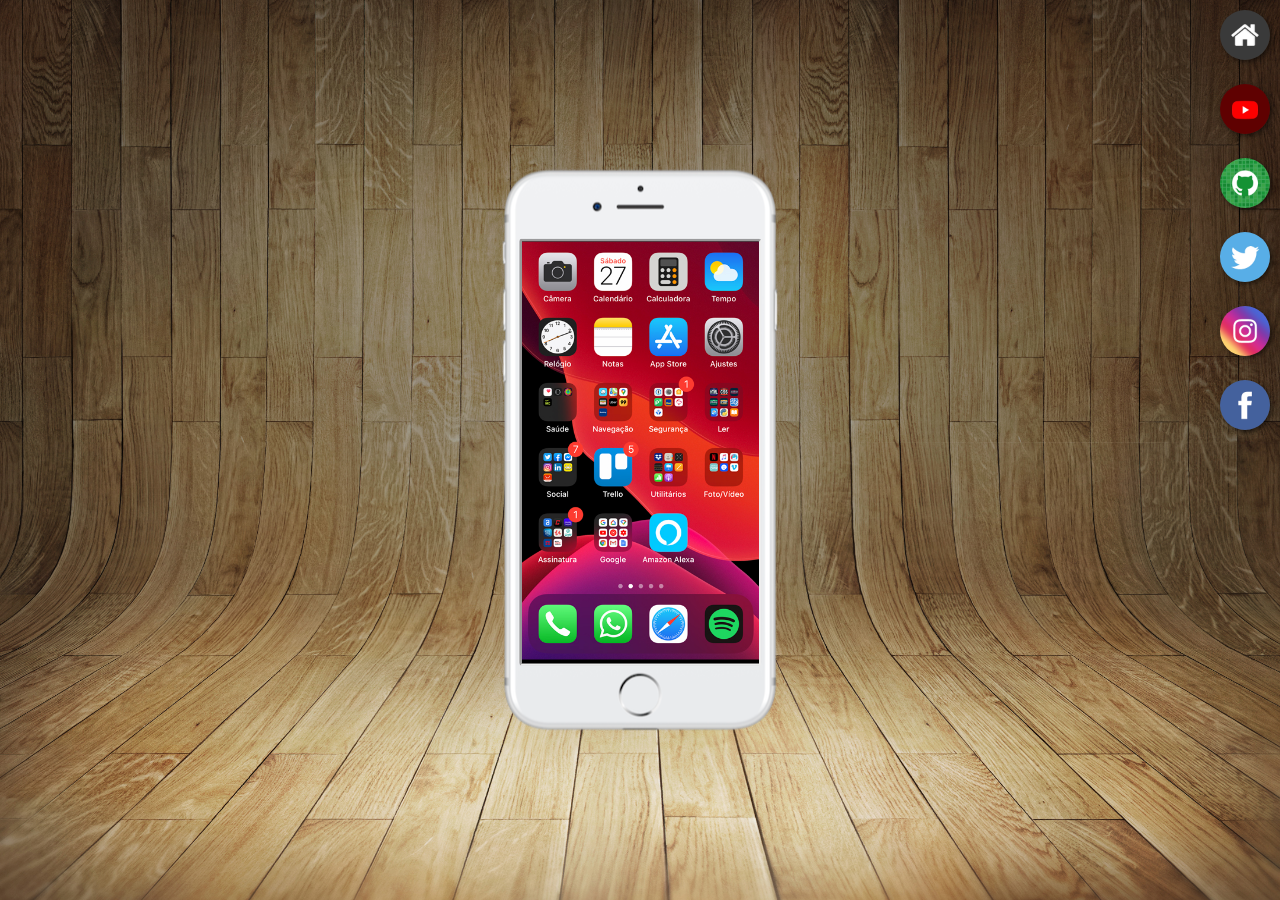
<file: index.html>
<!DOCTYPE html>
<html lang="pt-br">
<head>
    <meta charset="UTF-8">
    <meta name="viewport" content="width=device-width, initial-scale=1.0">
    <title>Projeto redes sociais</title>
    <link rel="shortcut icon" href="favicon.ico" type="image/x-icon">
    <link rel="stylesheet" href="estilos/style.css">
</head>
<body>
    <main>
        <section id="telefone">
            <iframe src="home.html" name="tela" id="tela"></iframe>
            
        </section>
        <section id="redes-sociais">

            <a href="home.html" target="tela"><img src="imagens/logo-home.jpg" alt=""></a> <br>

            <a href="youtube.html" target="tela"><img src="imagens/logo-youtube.jpg" alt=""></a> <br>

            <a href="github.html" target="tela"><img src="imagens/logo-github.jpg" alt=""></a> <br>

            <a href="Twitter.html" target="tela"><img src="imagens/logo-twitter.jpg" alt=""></a> <br>

            <a href="instagram.html" target="tela"><img src="imagens/logo-instagram.jpg" alt=""></a> <br>

            <a href="facebook.html" target="tela"><img src="imagens/logo-facebook.jpg" alt=""></a> <br>

        </section>
    </main> 
</body>
</html>
</file>
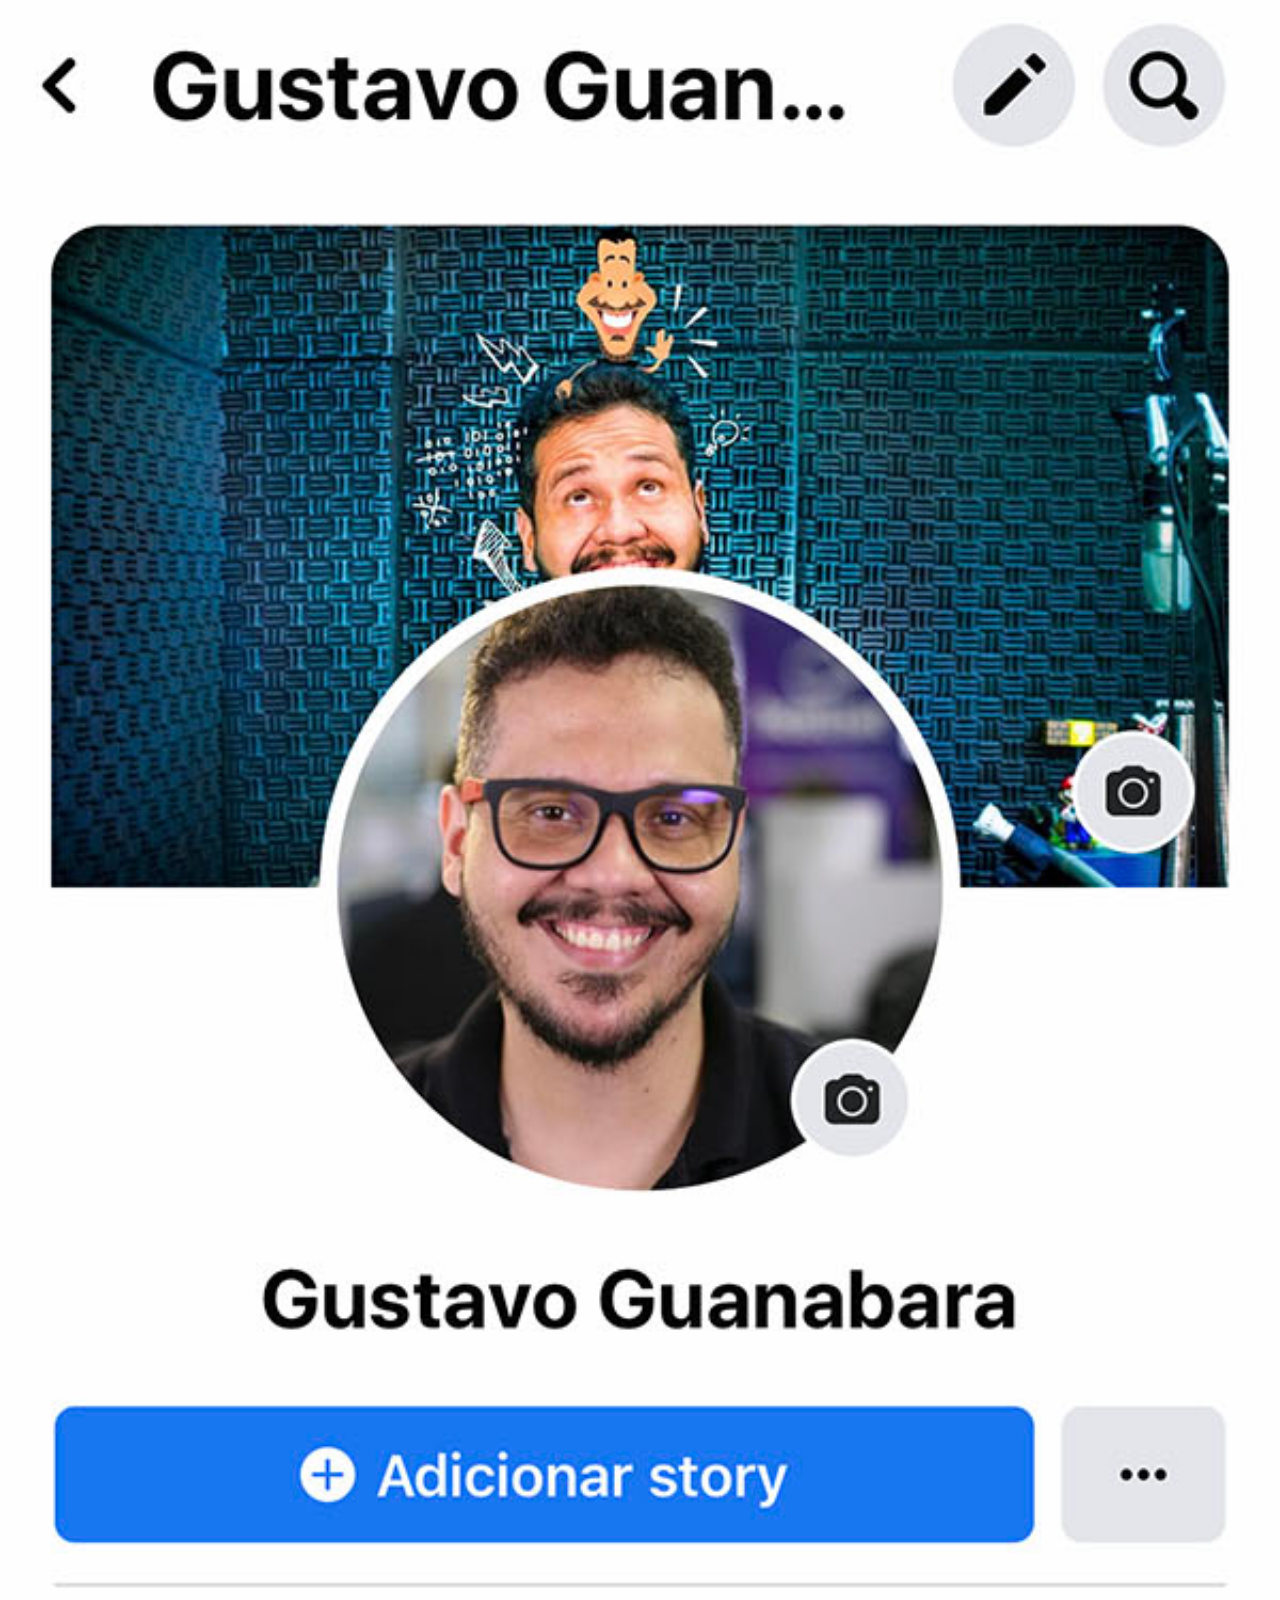
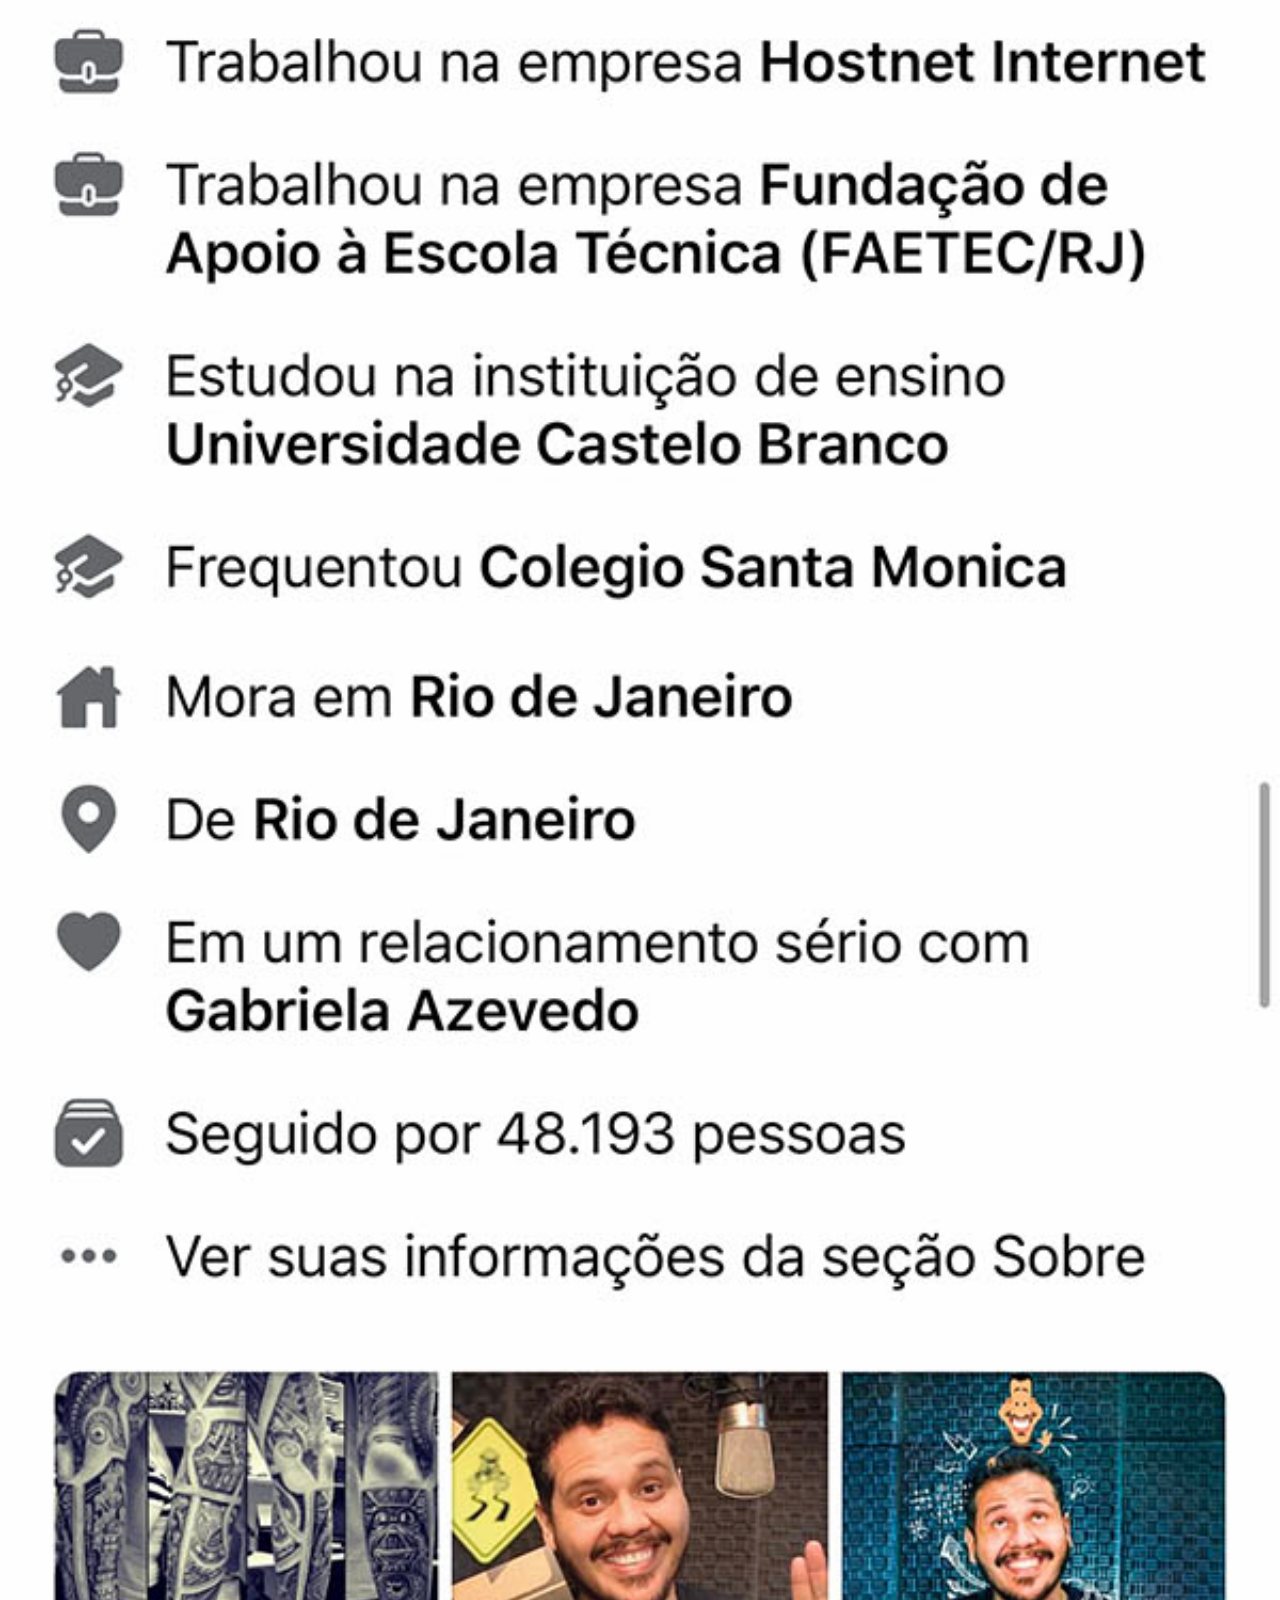
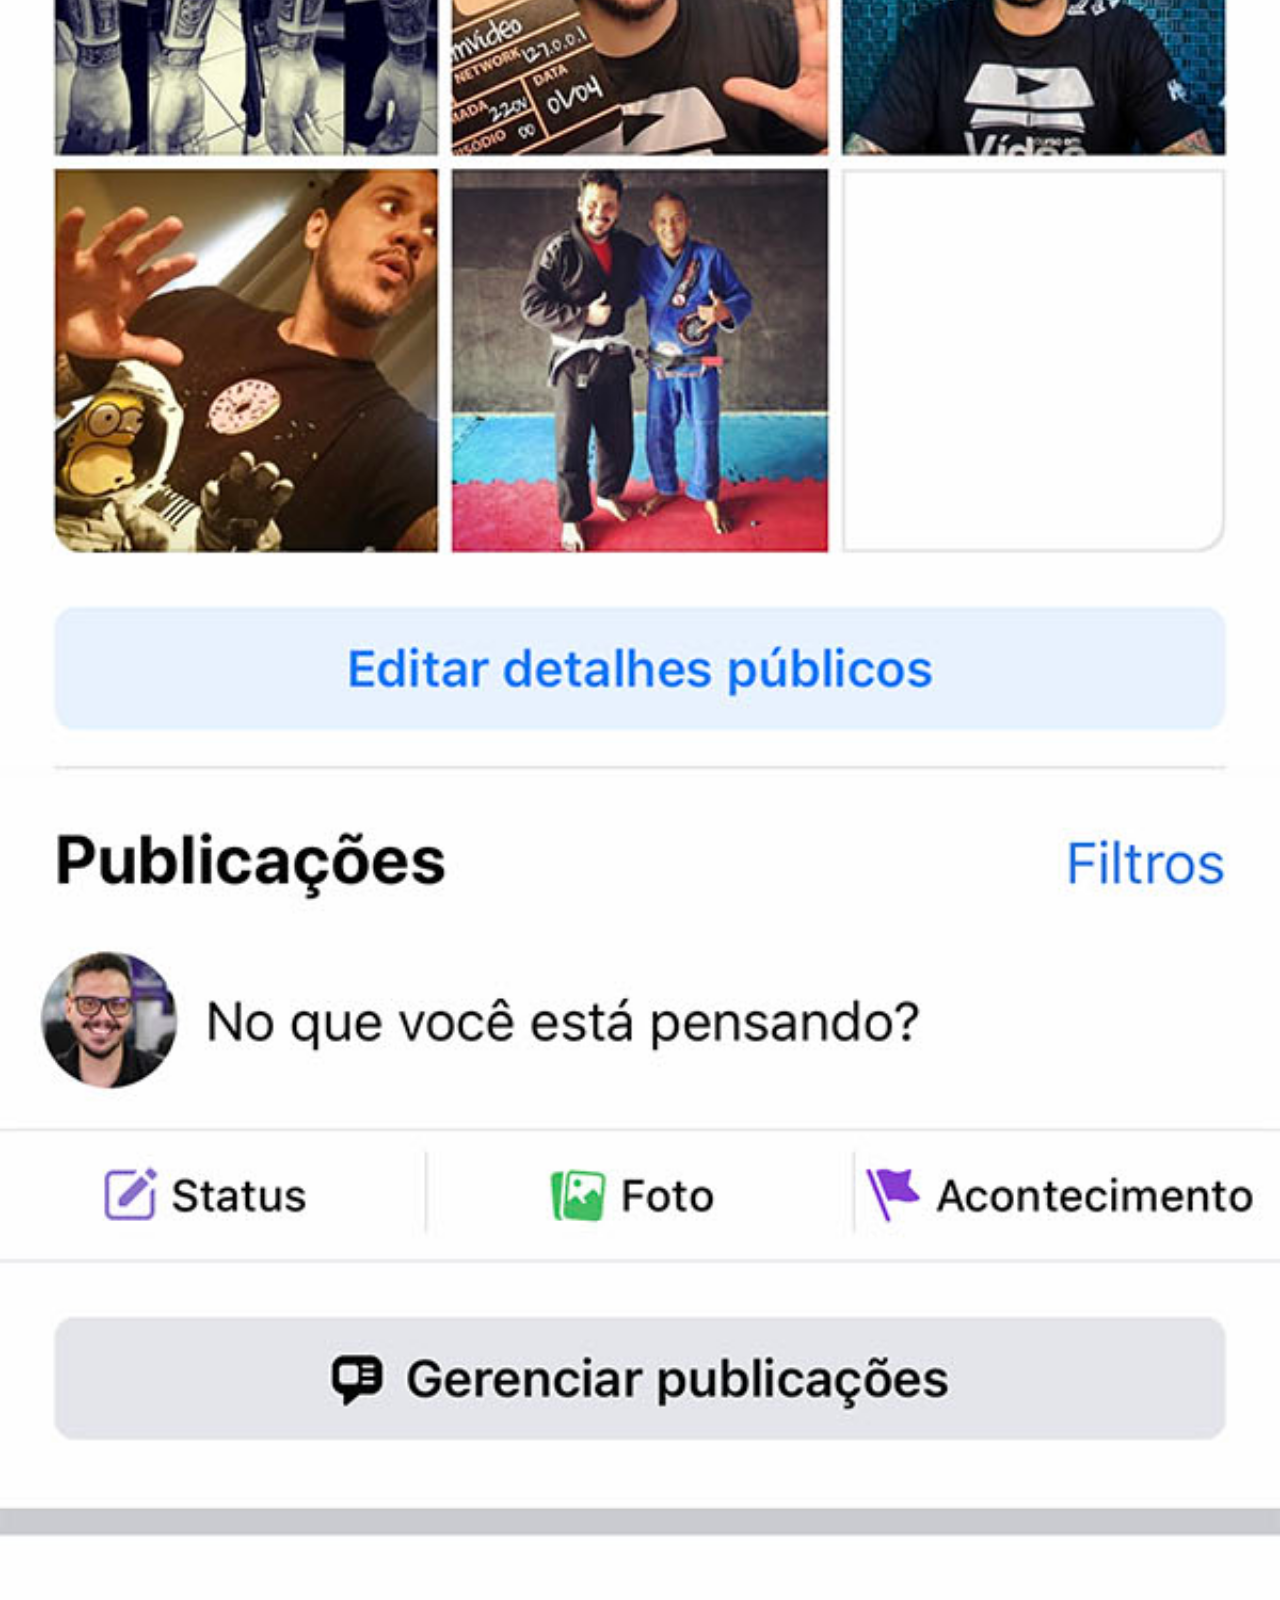
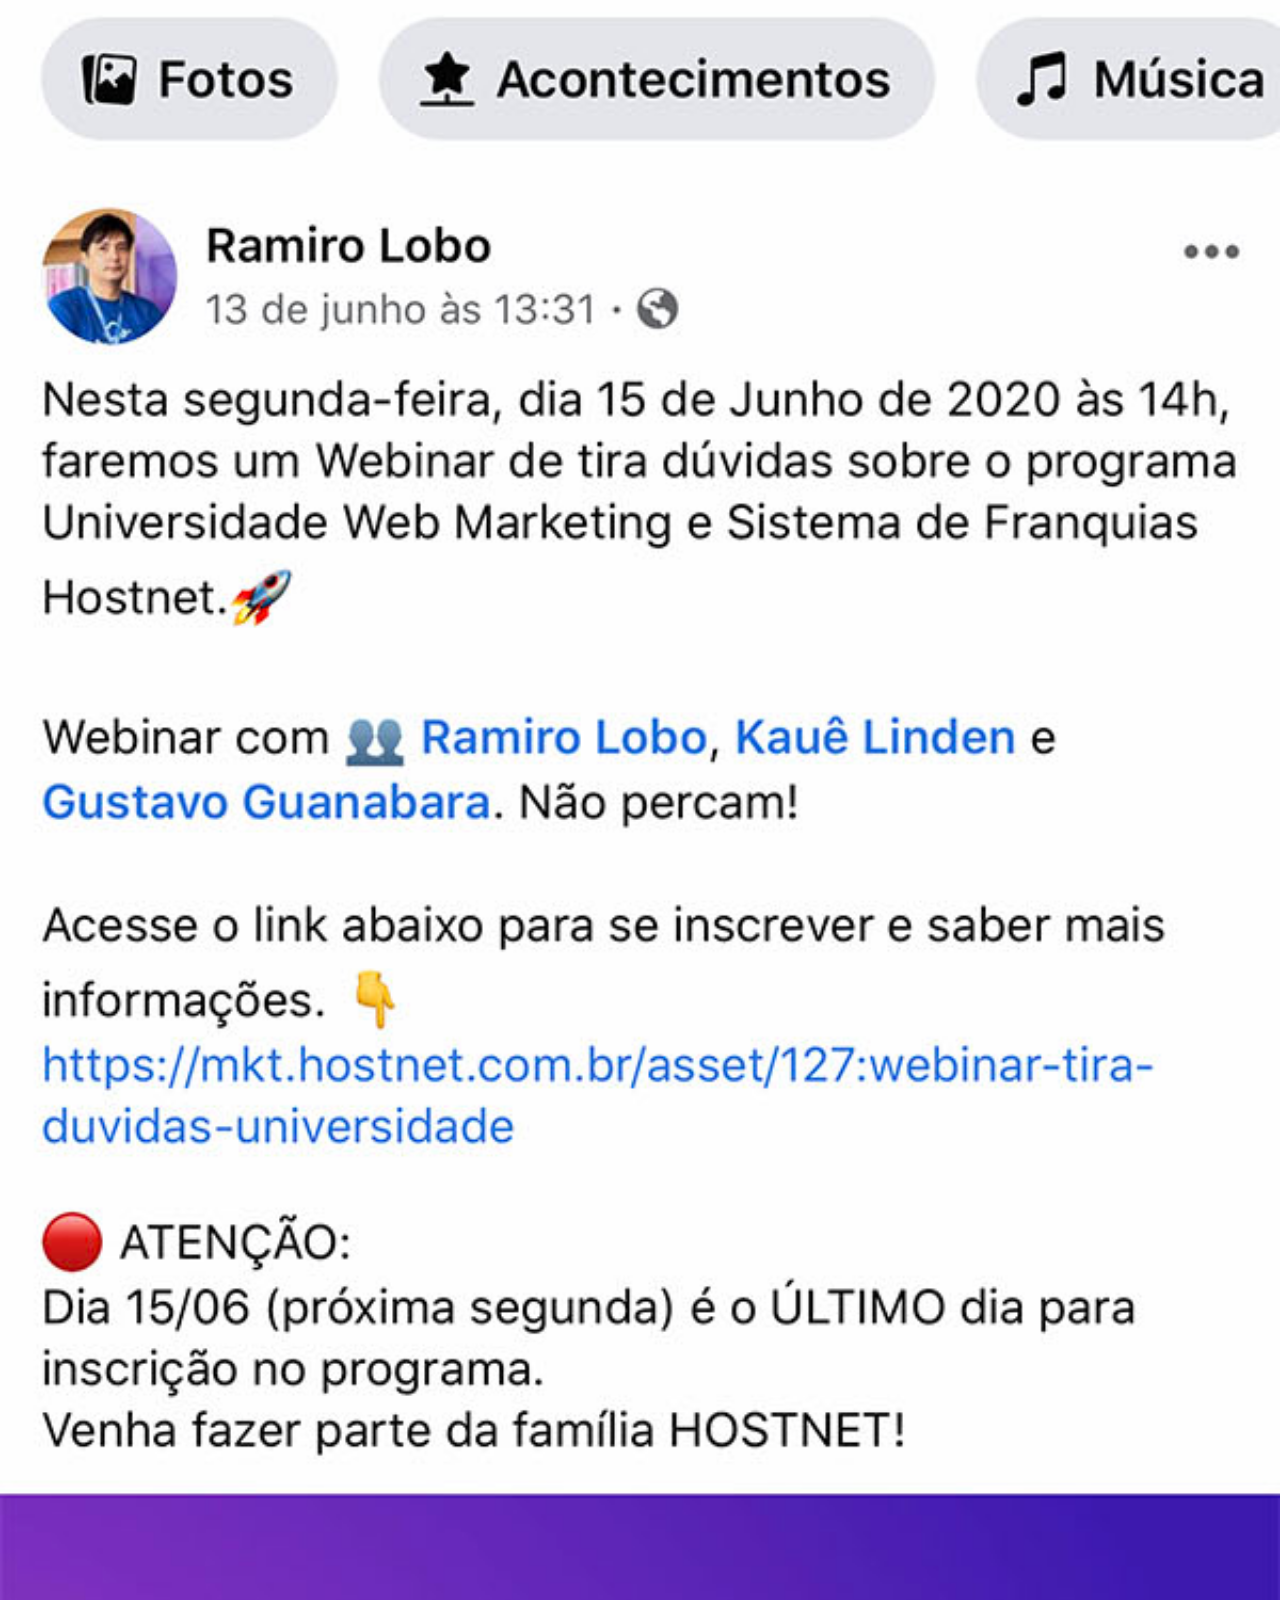
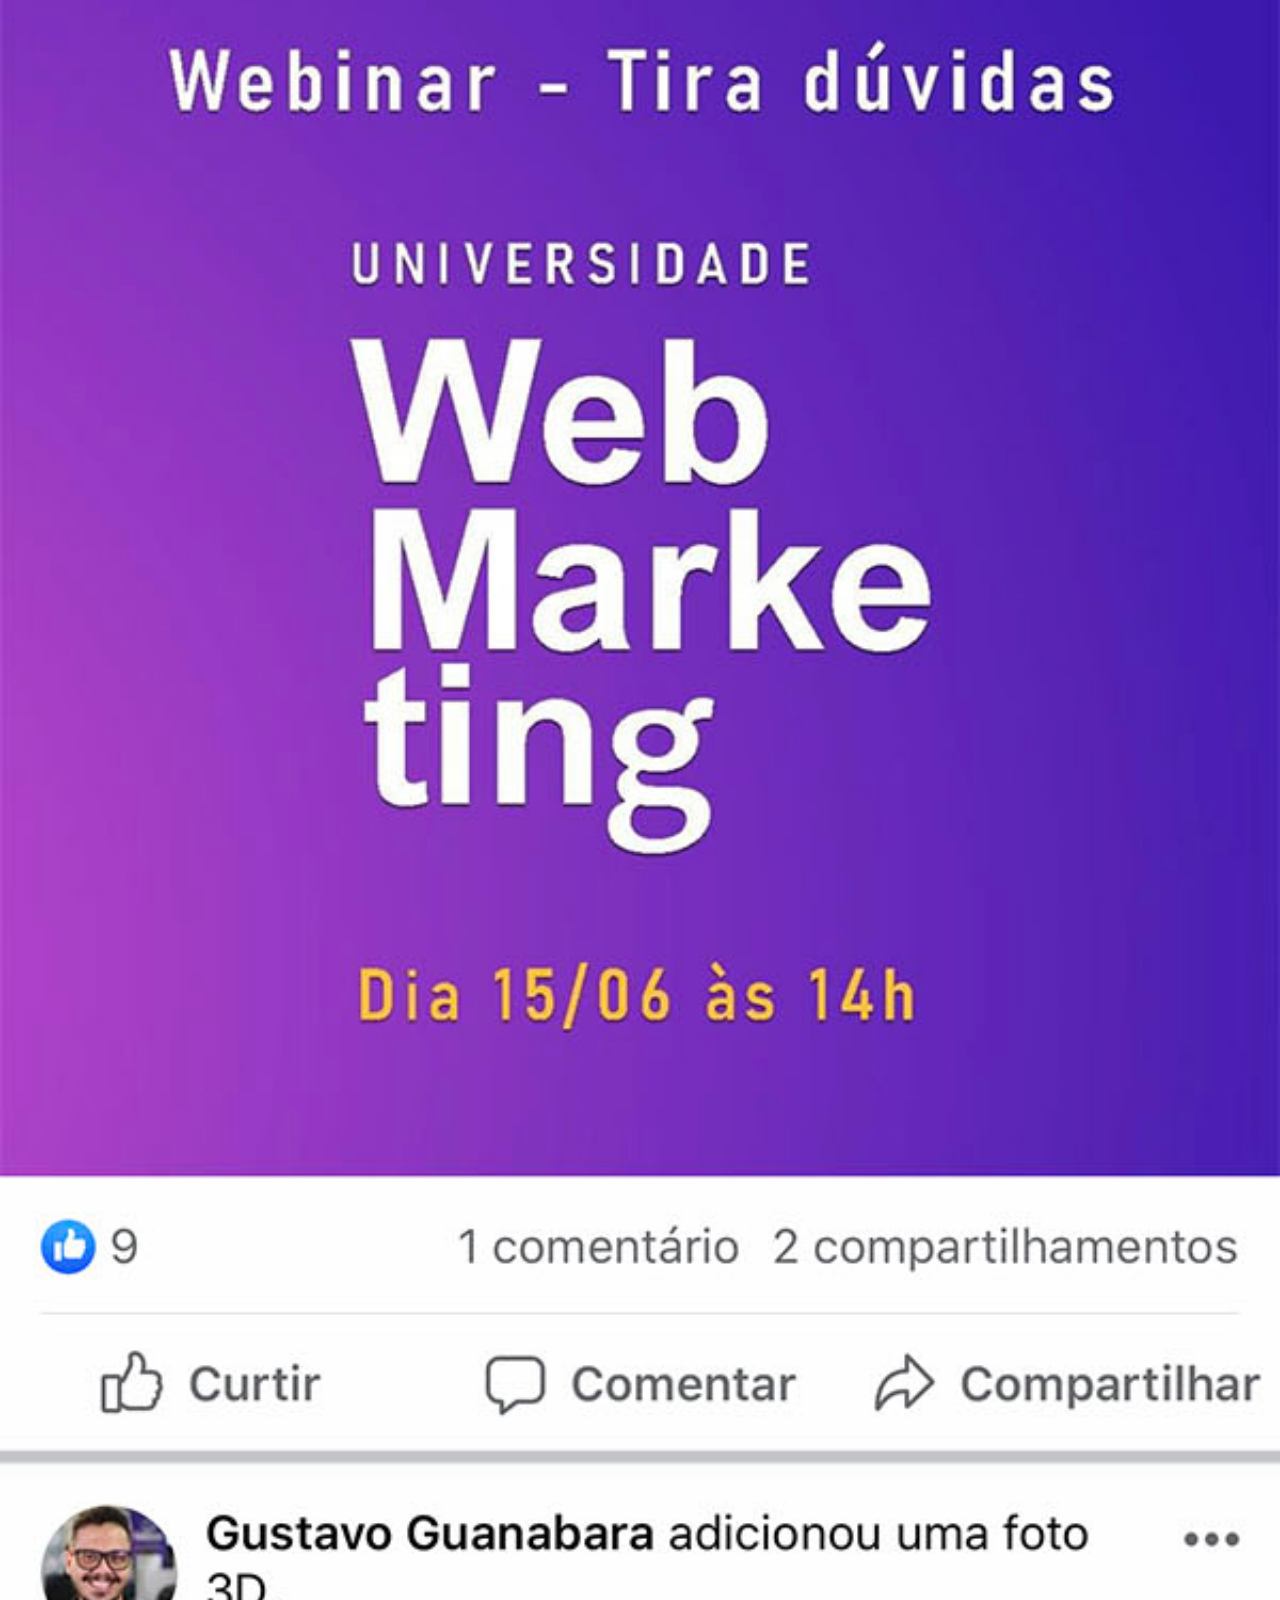
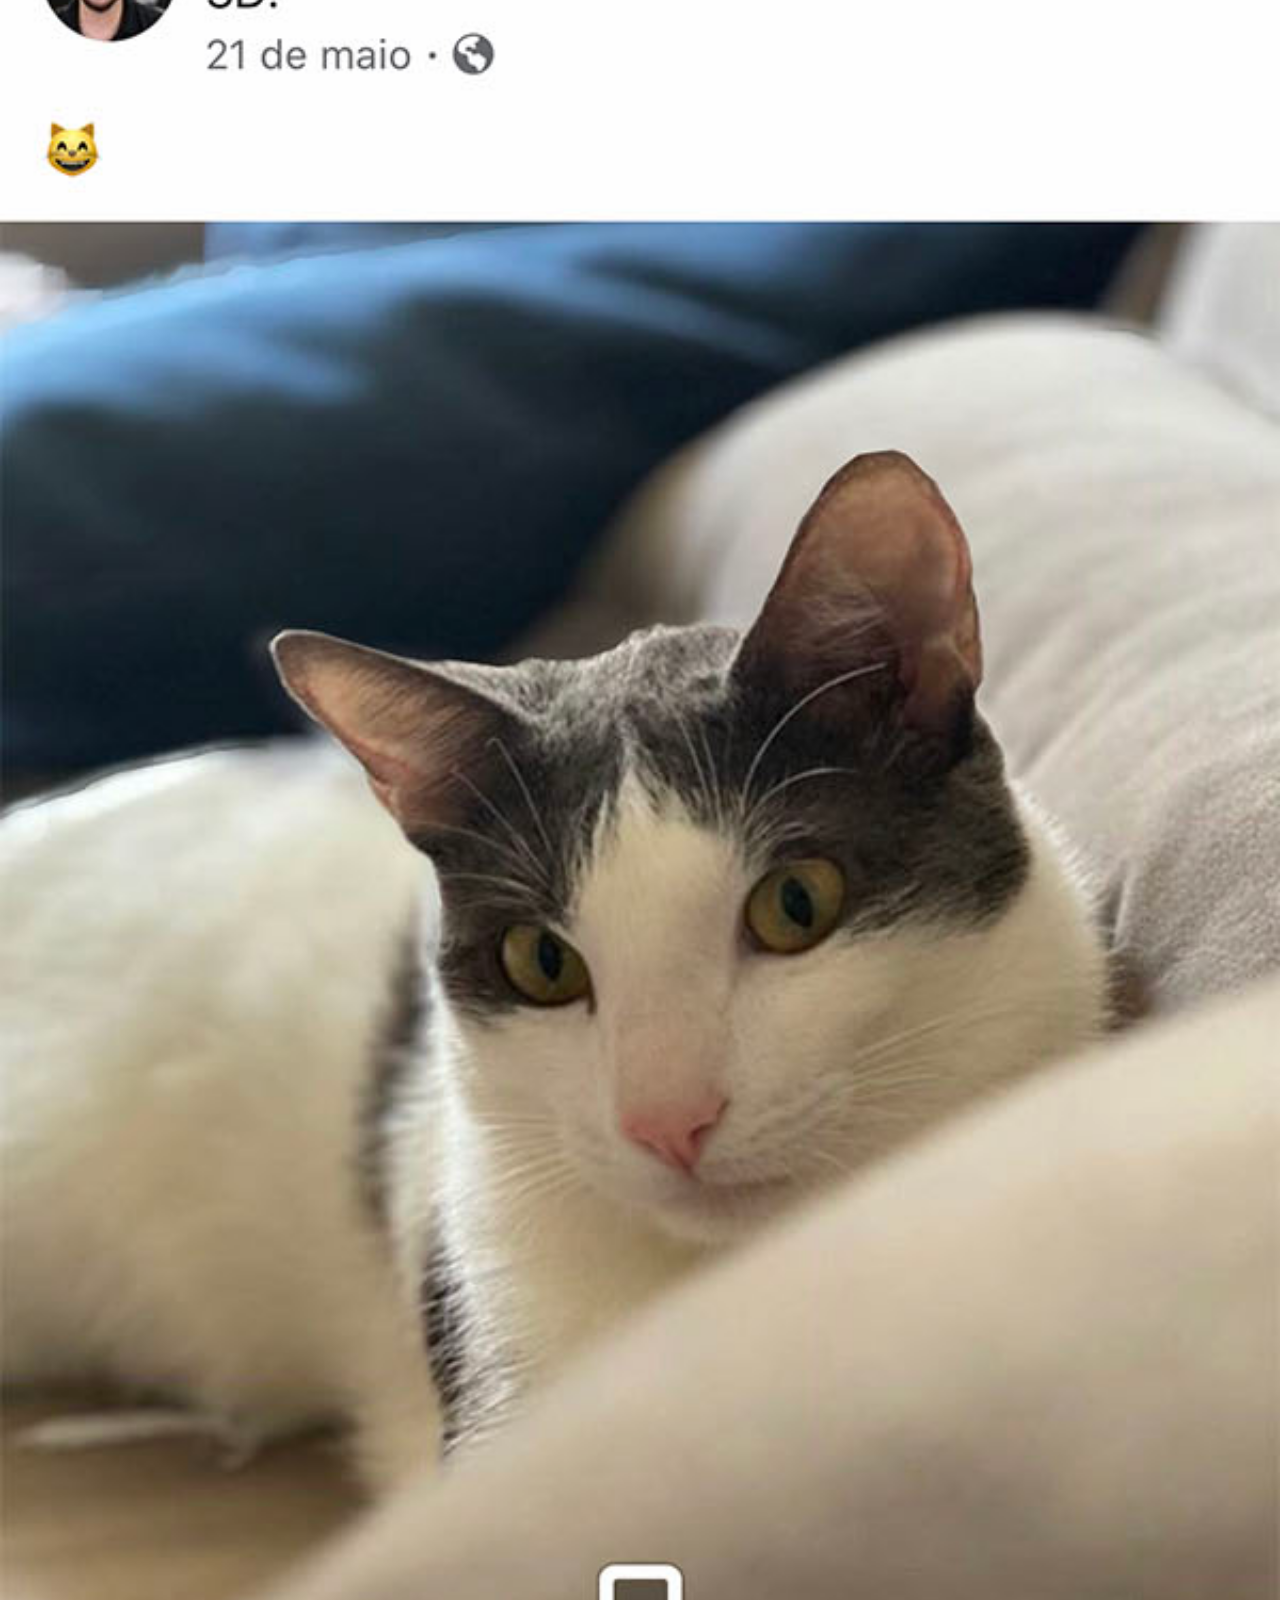
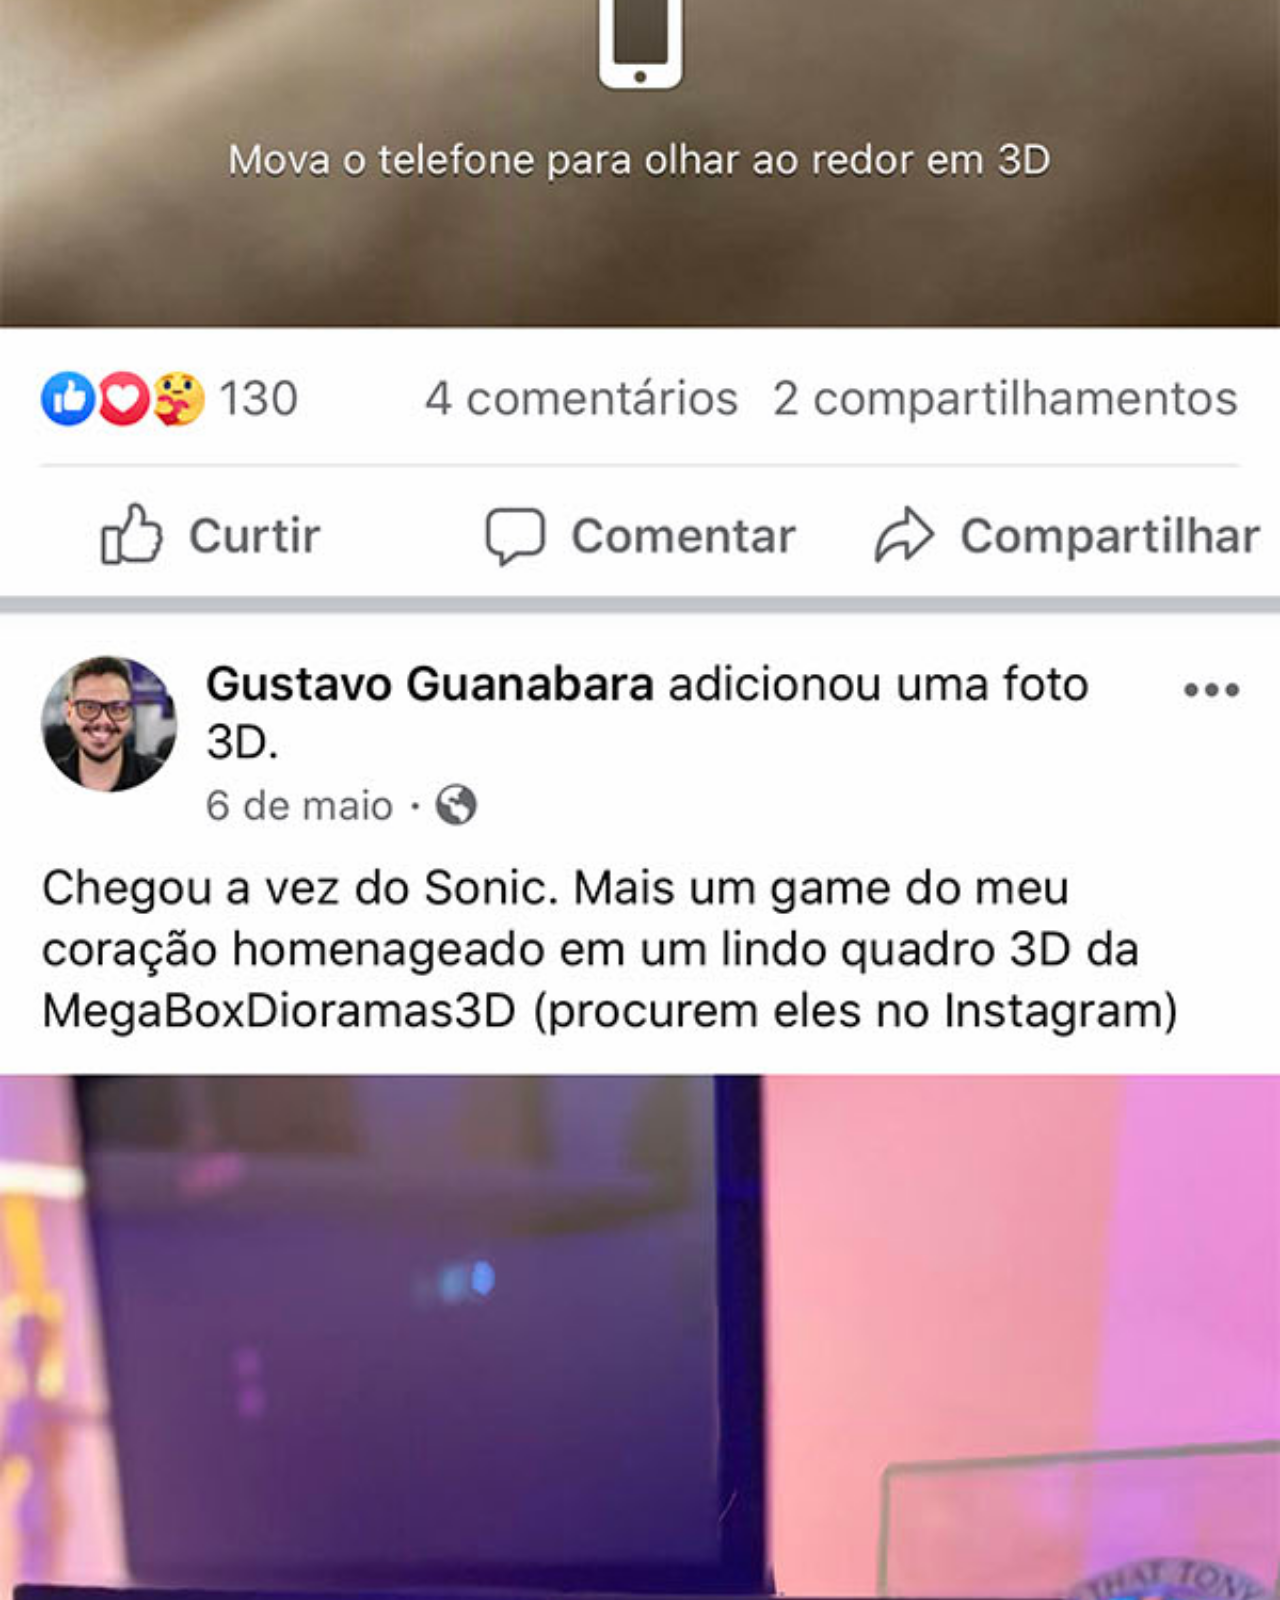
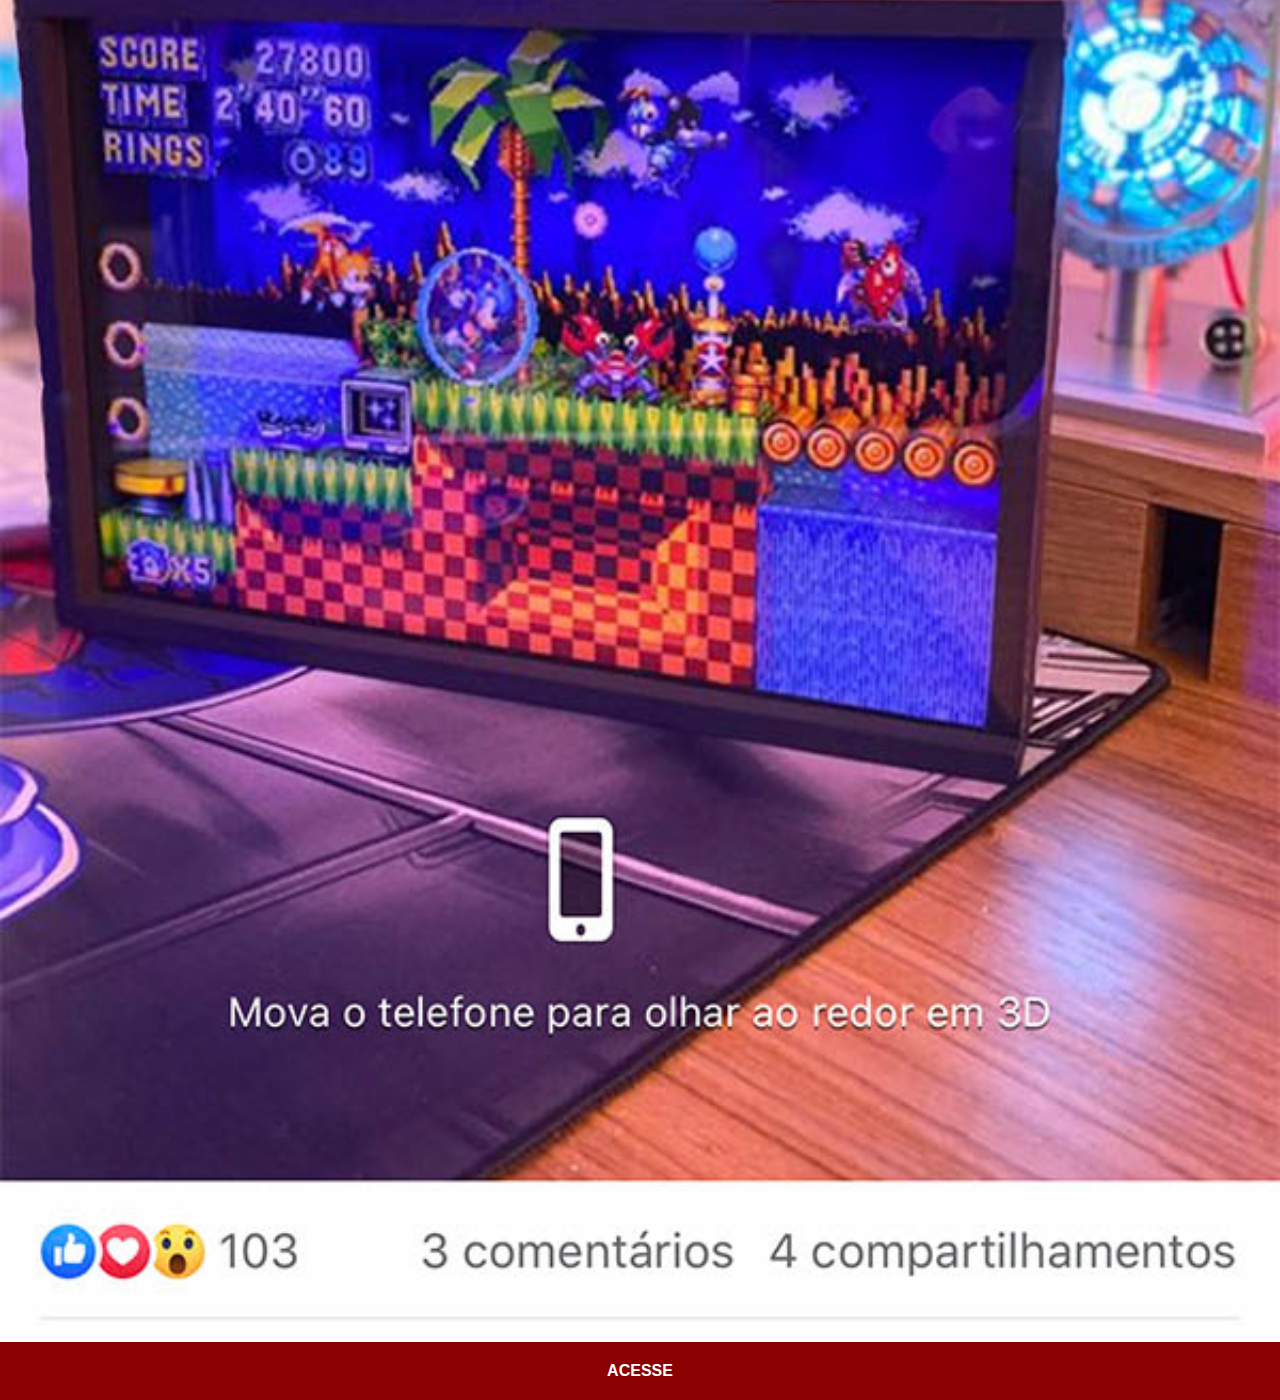
<file: facebook.html>
<!DOCTYPE html>
<html lang="pt-br">
<head>
    <meta charset="UTF-8">
    <meta name="viewport" content="width=device-width, initial-scale=1.0">
    <title>Facebook</title>
    <link rel="stylesheet" href="estilos/social.css">
</head>
<body>
    <img src="imagens/tela-facebook.jpg" alt="Facebook">
    <a href="https://www.facebook.com/gustavoguanabara/?locale=pt_BR">ACESSE</a>
</body>
</html>
</file>
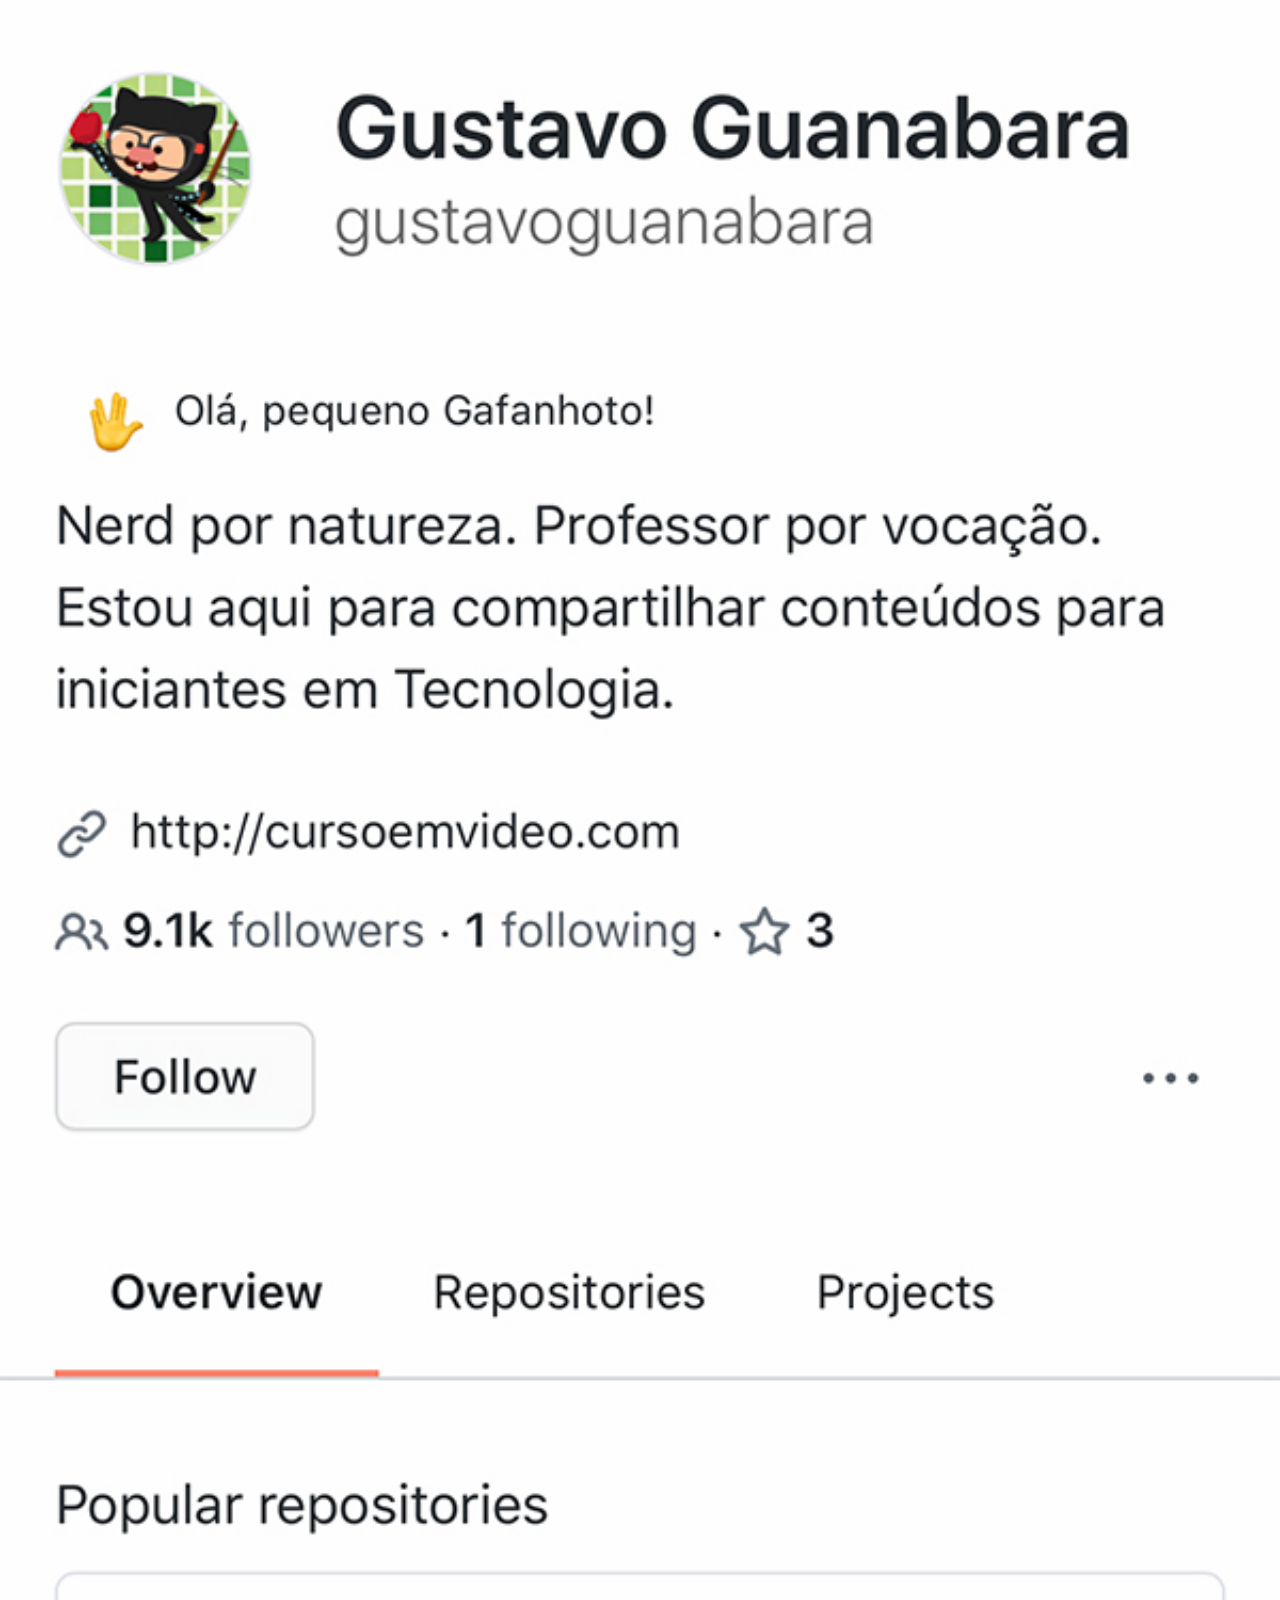
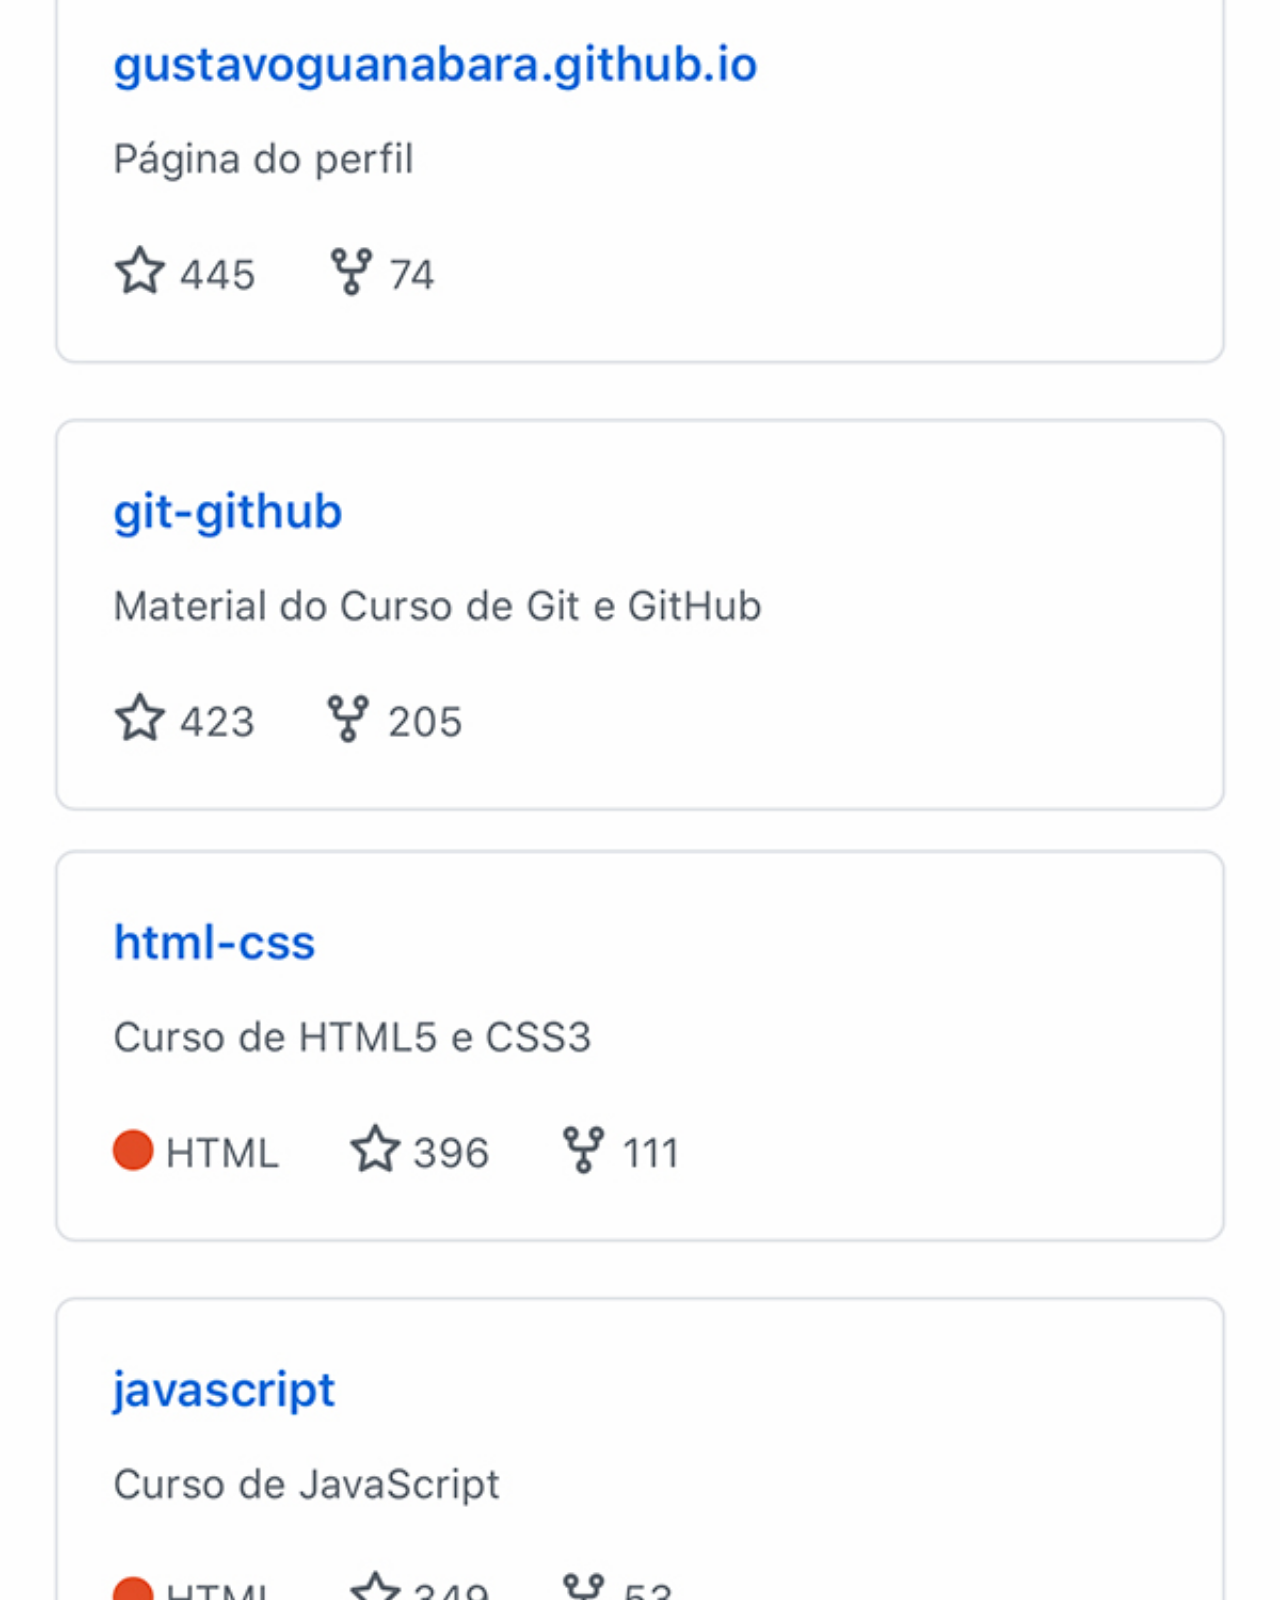
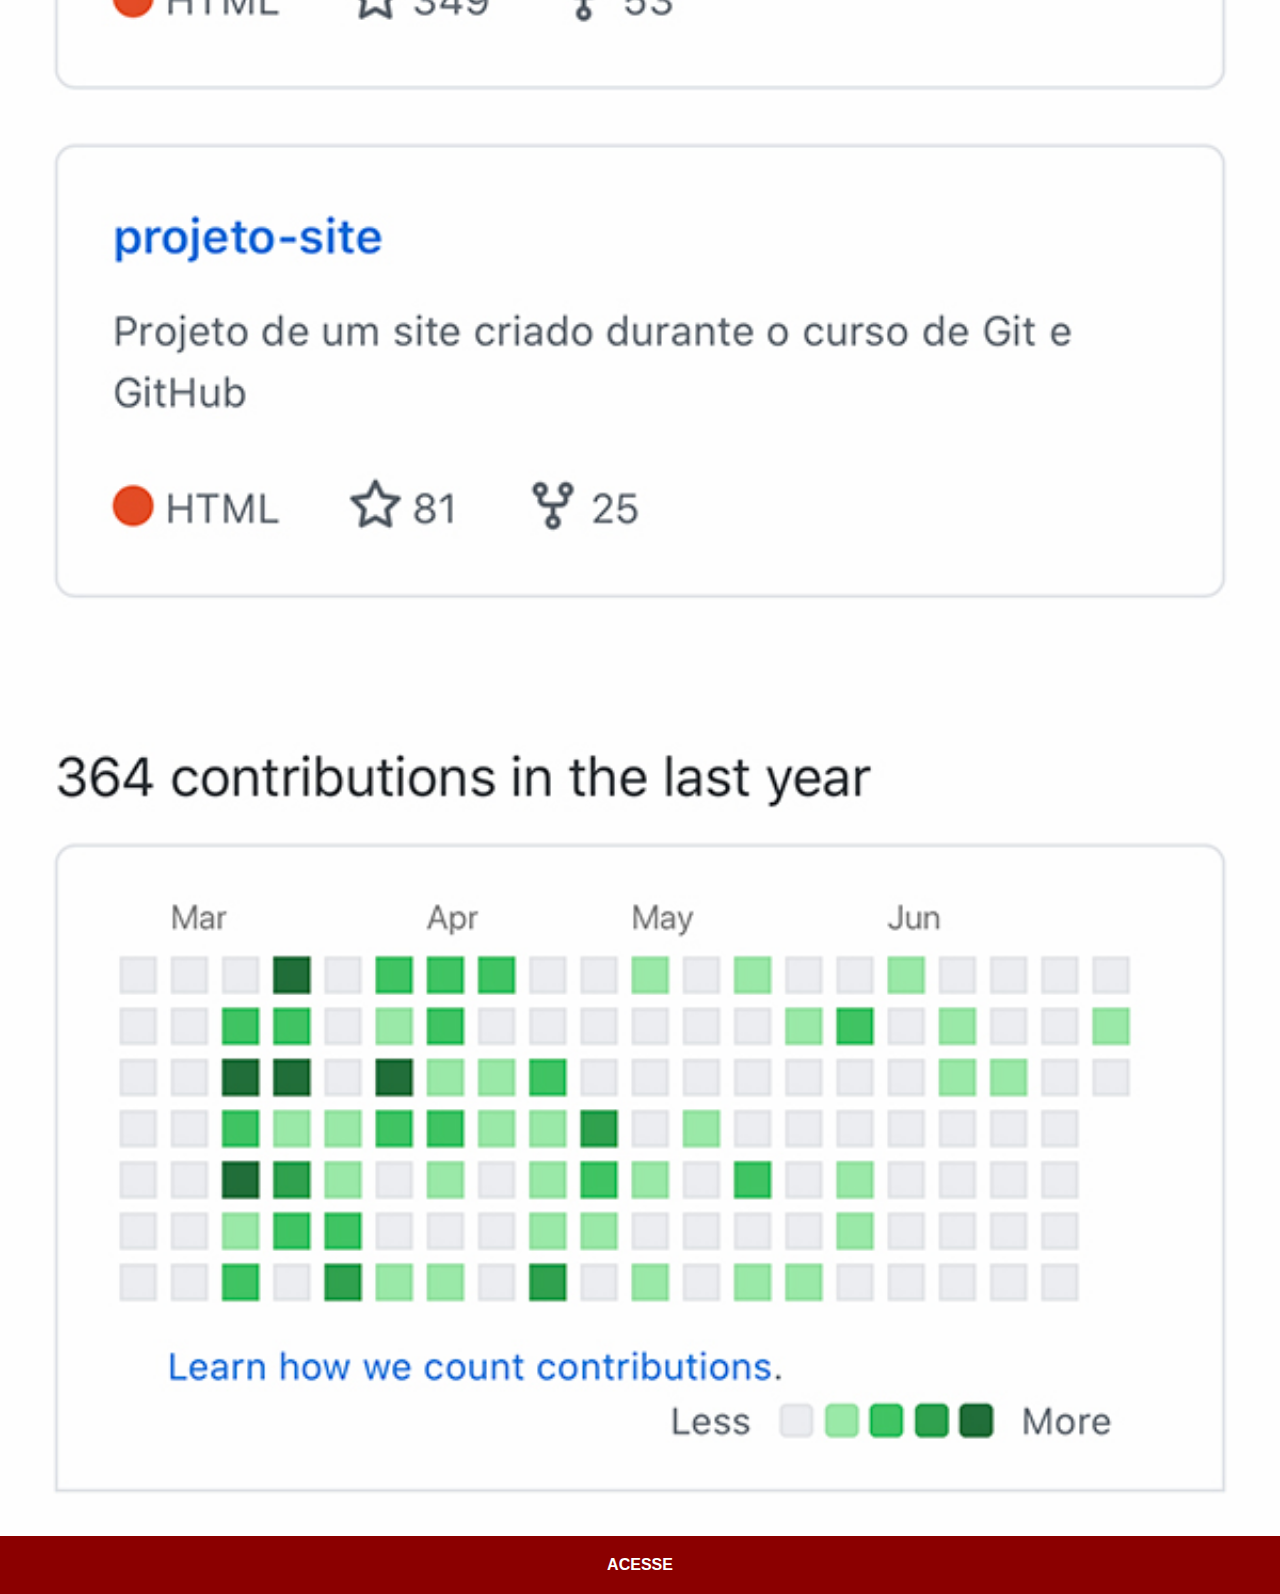
<file: github.html>
<!DOCTYPE html>
<html lang="pt-br">
<head>
    <meta charset="UTF-8">
    <meta name="viewport" content="width=device-width, initial-scale=1.0">
    <title>Github</title>
    <link rel="stylesheet" href="estilos/social.css">
</head>
<body>
    <img src="imagens/tela-github.jpg" alt="Github">
    <a href="https://github.com/gustavoguanabara?tab=overview&from=2023-06-01&to=2023-06-12" target="_blank">ACESSE</a>
</body>
</html>
</file>
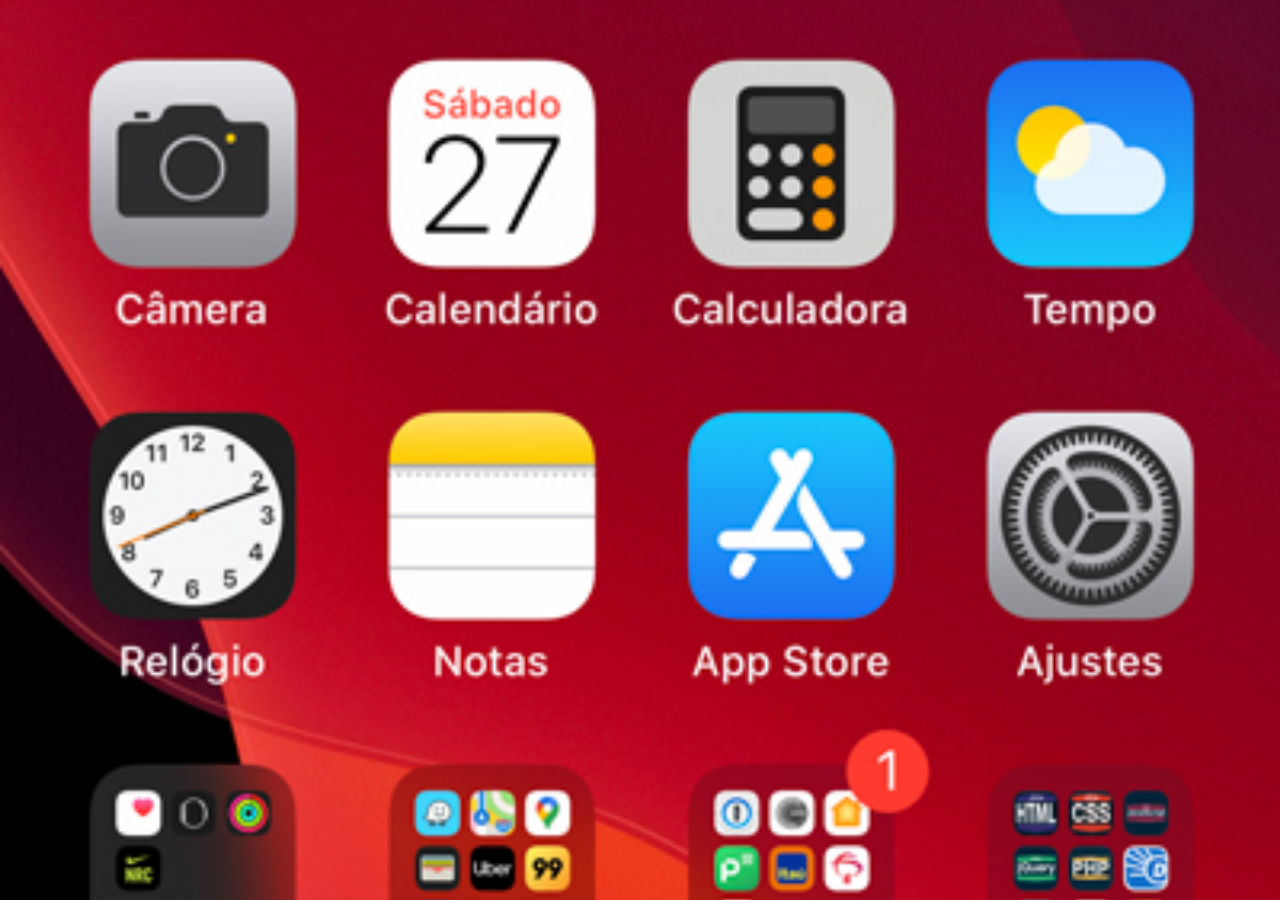
<file: home.html>
<!DOCTYPE html>
<html lang="pt-br">
<head>
    <meta charset="UTF-8">
    <meta name="viewport" content="width=device-width, initial-scale=1.0">
    <title>home</title>
    <style>
        * {
            margin: 0px;
            padding: 0px;

        }

        body{
            width: 100vh;
            width: 100vw;
            background: black url('imagens/tela-home.jpg') no-repeat top center;
            background-size: cover;
        }
    </style>
</head>
<body>
    
</body>
</html>
</file>
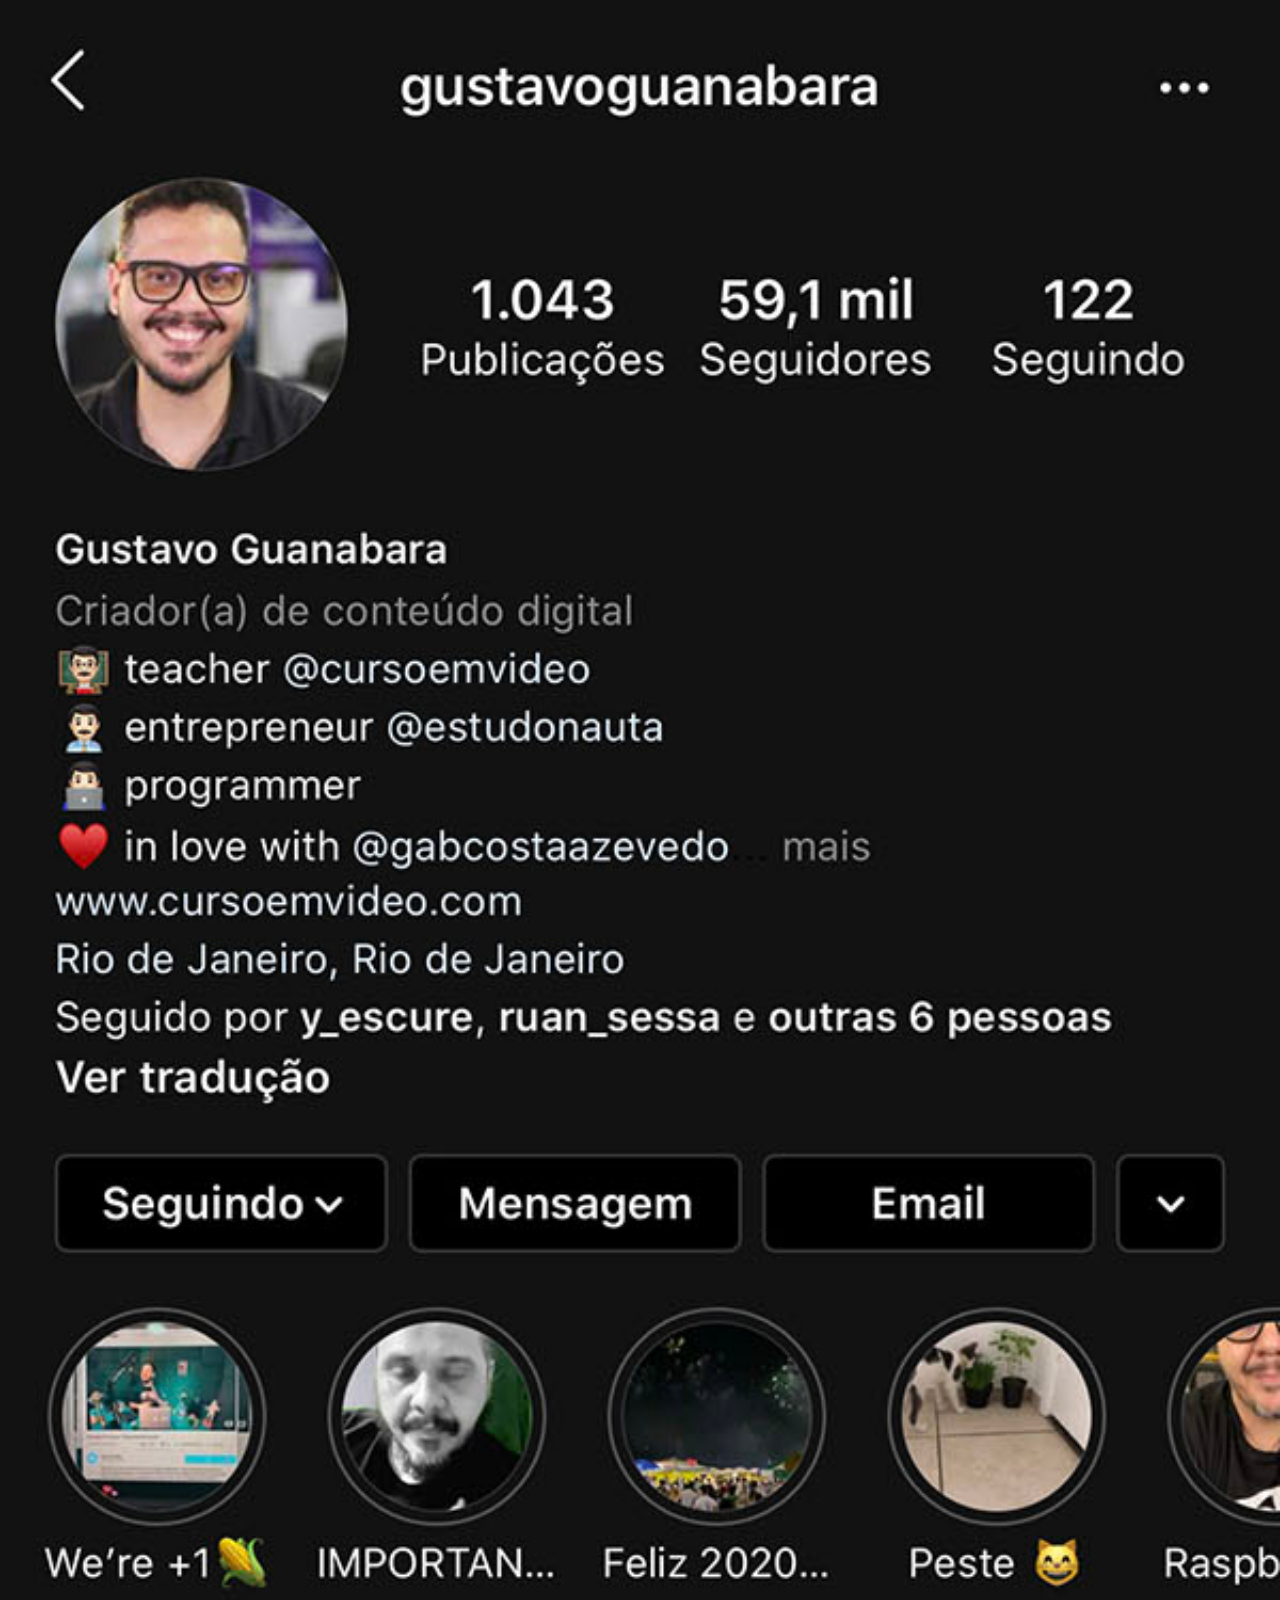
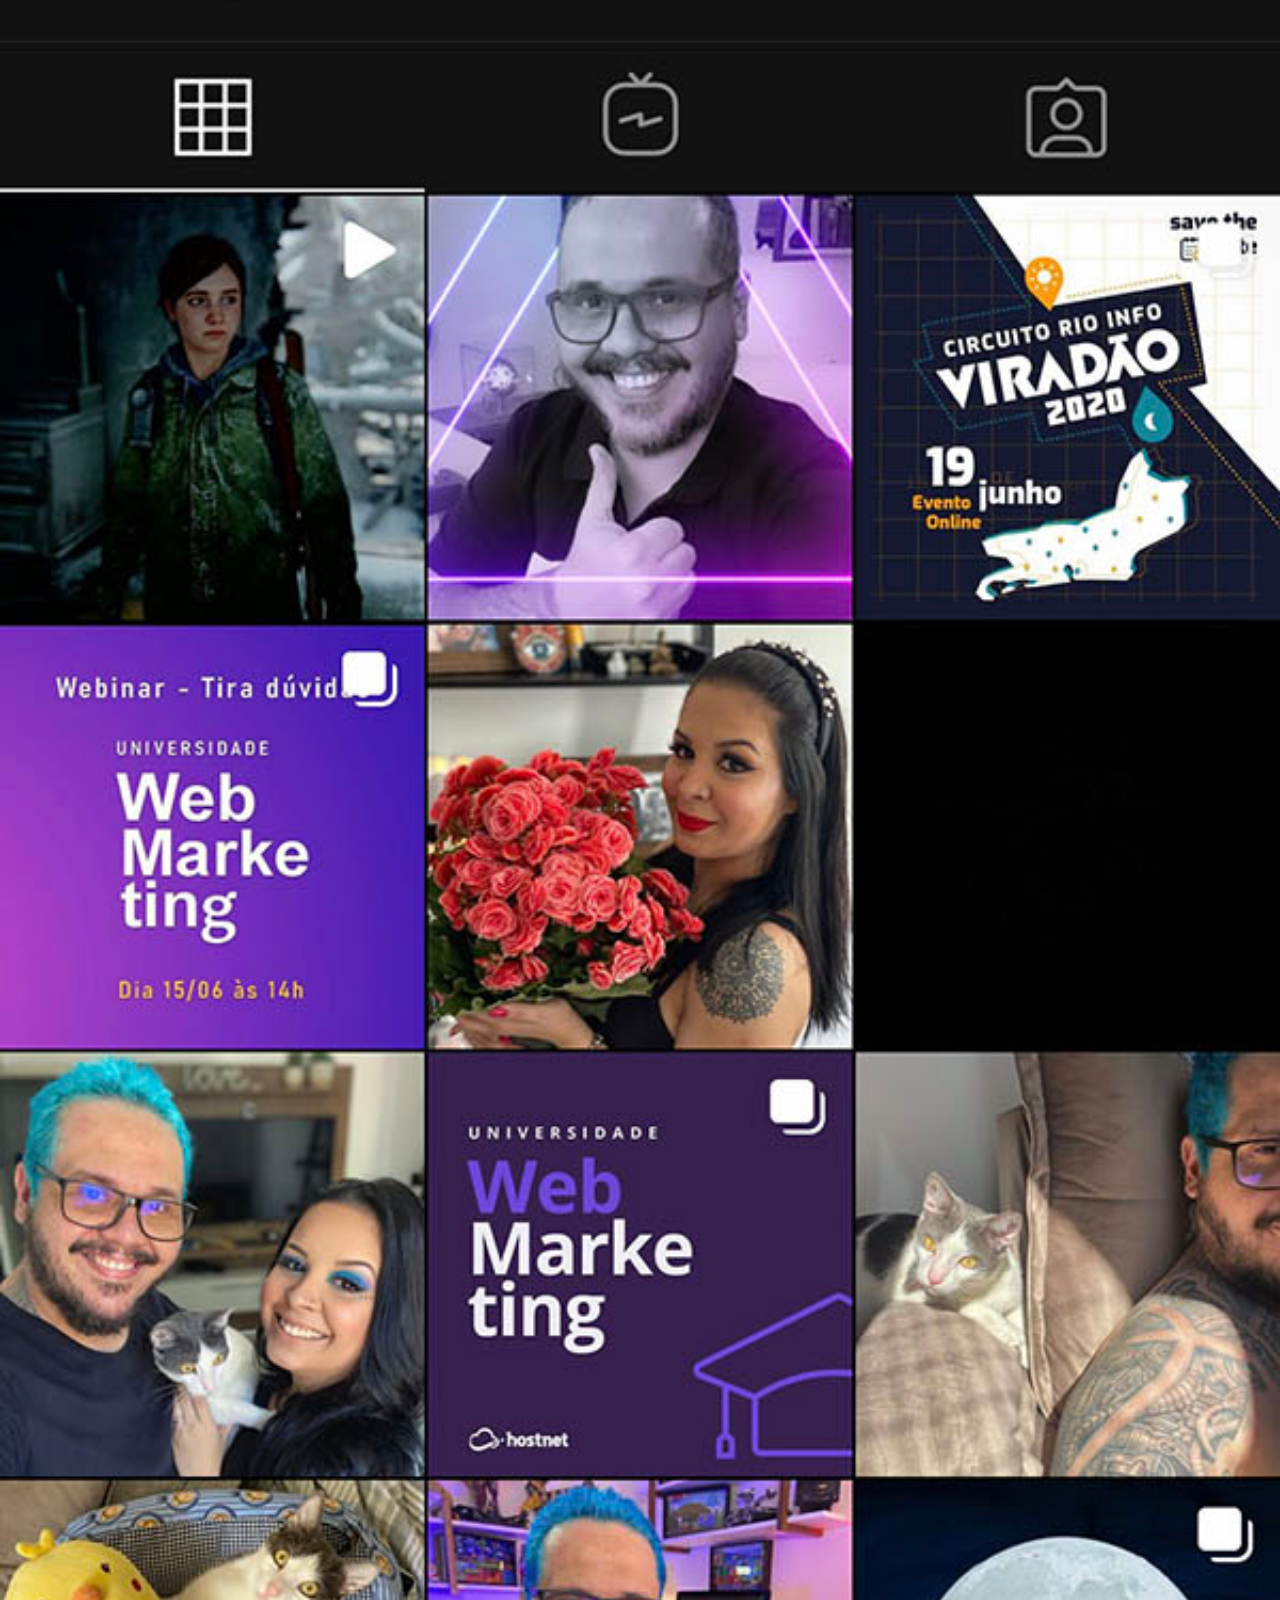
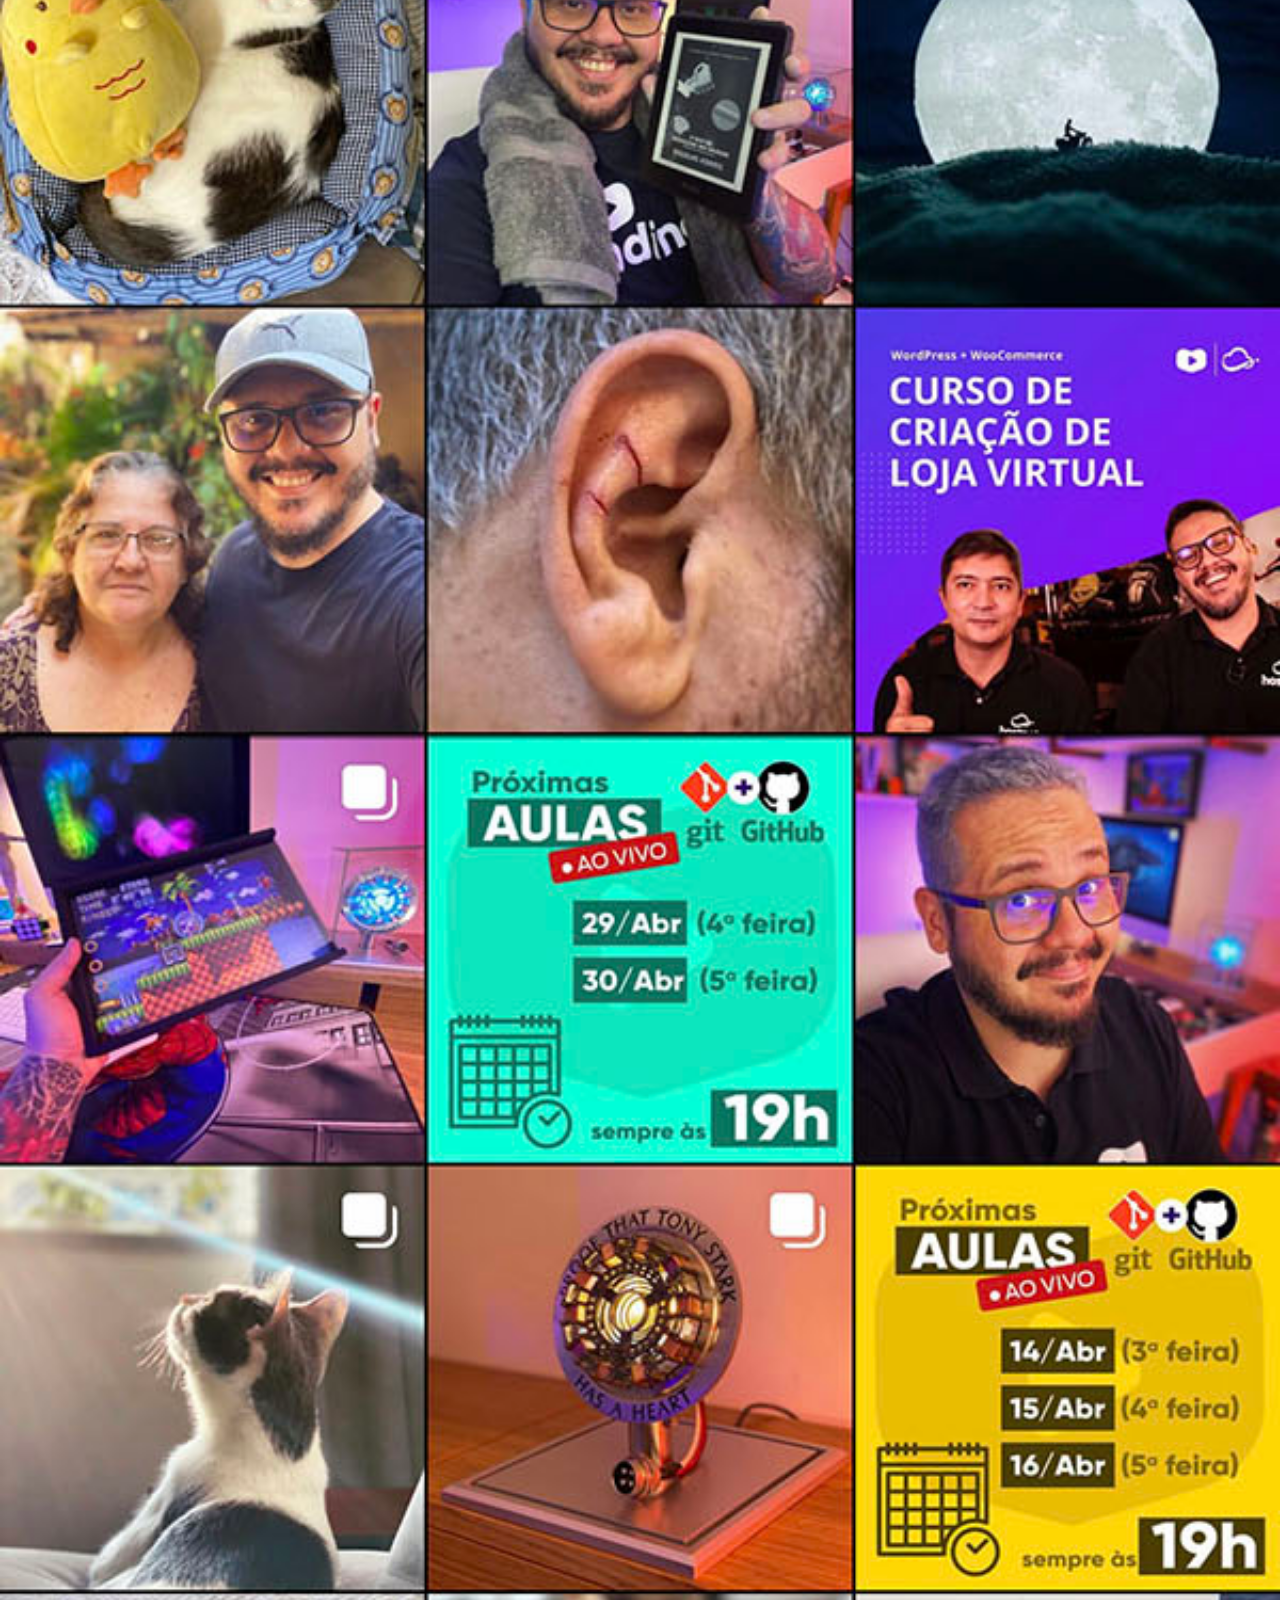
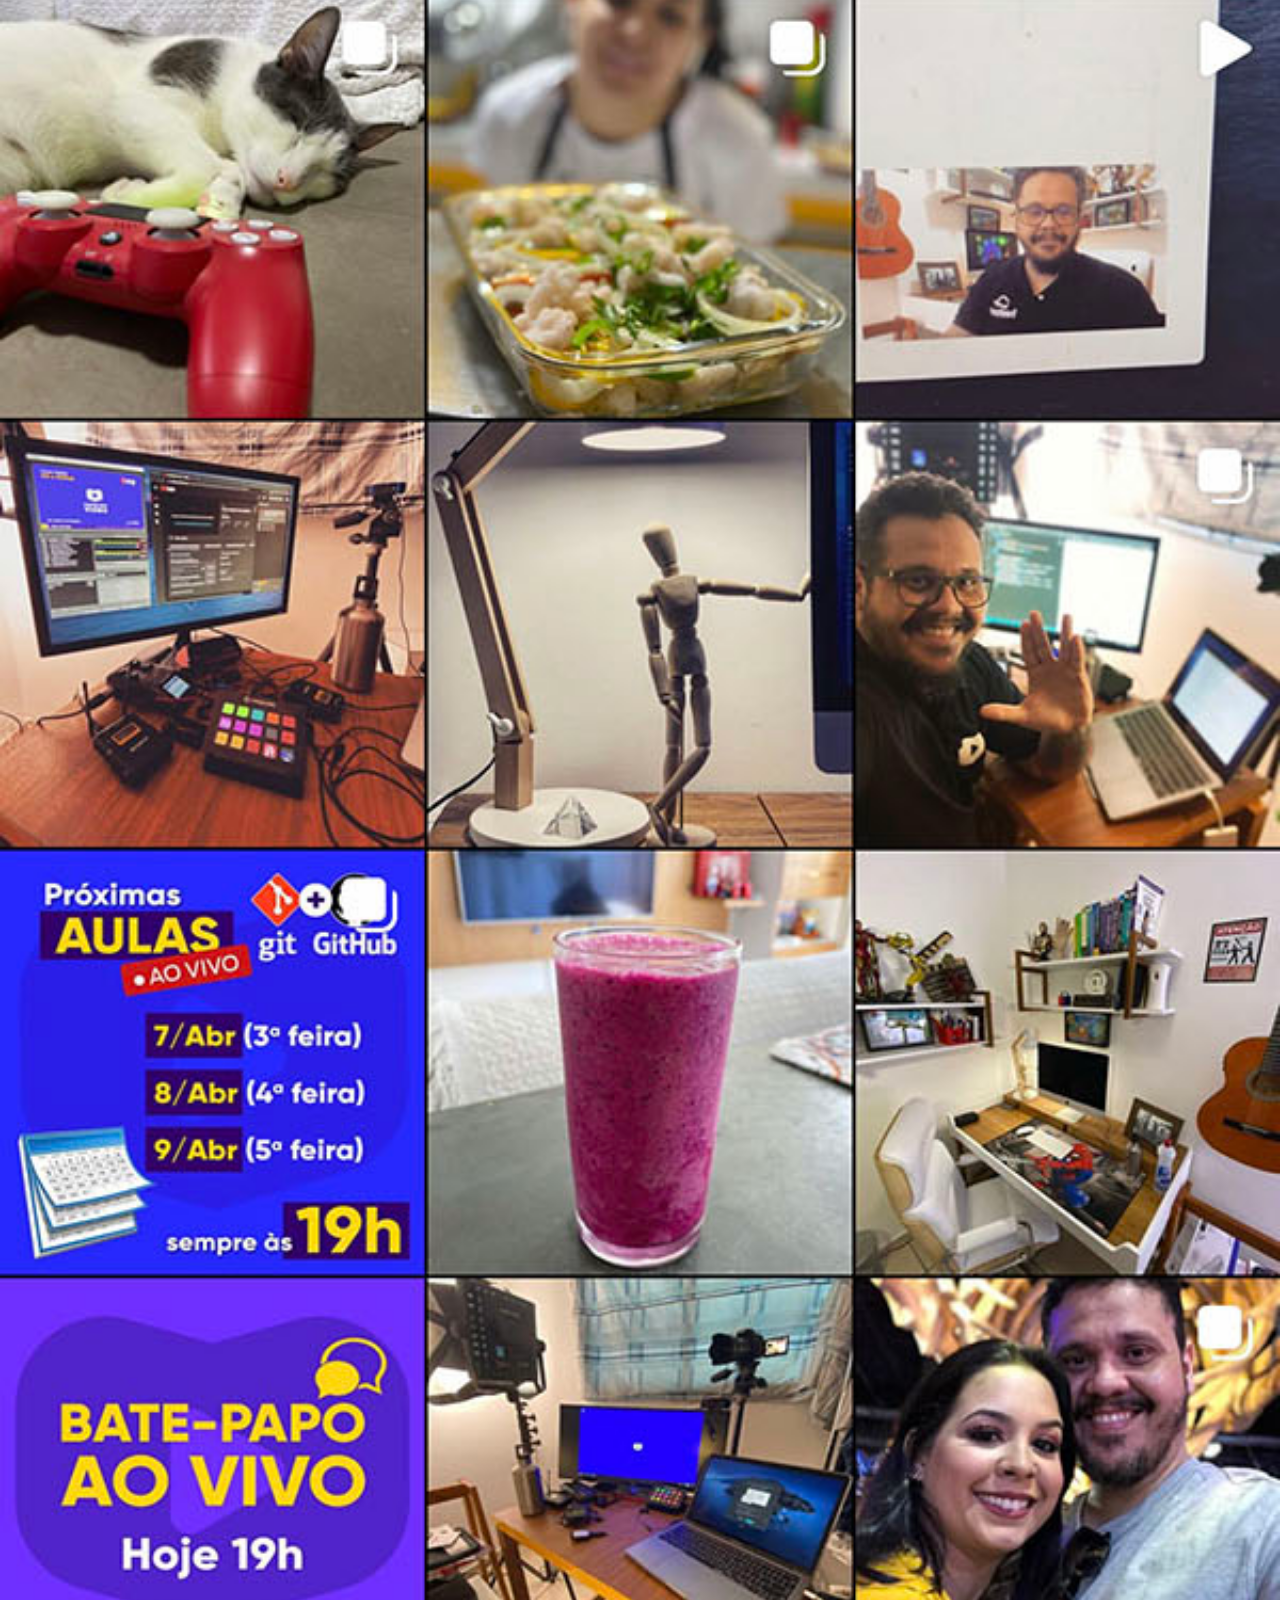
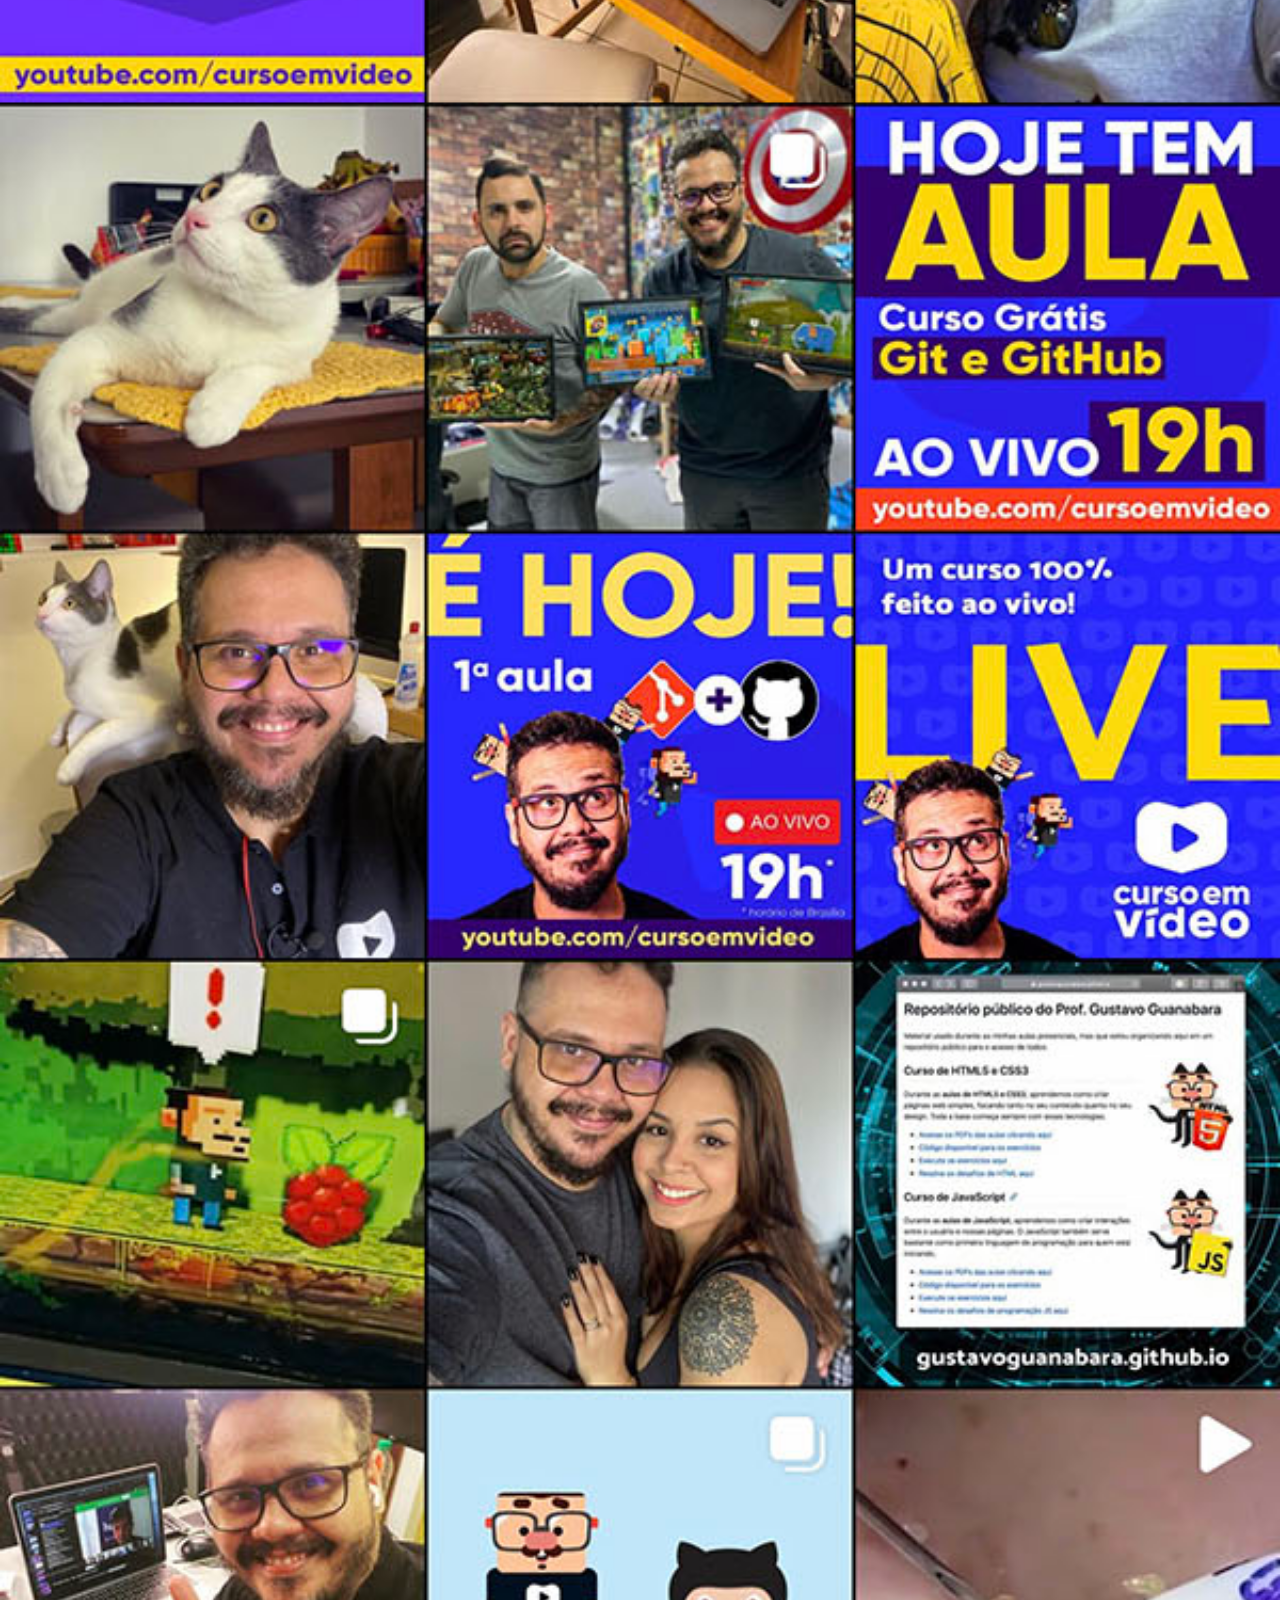
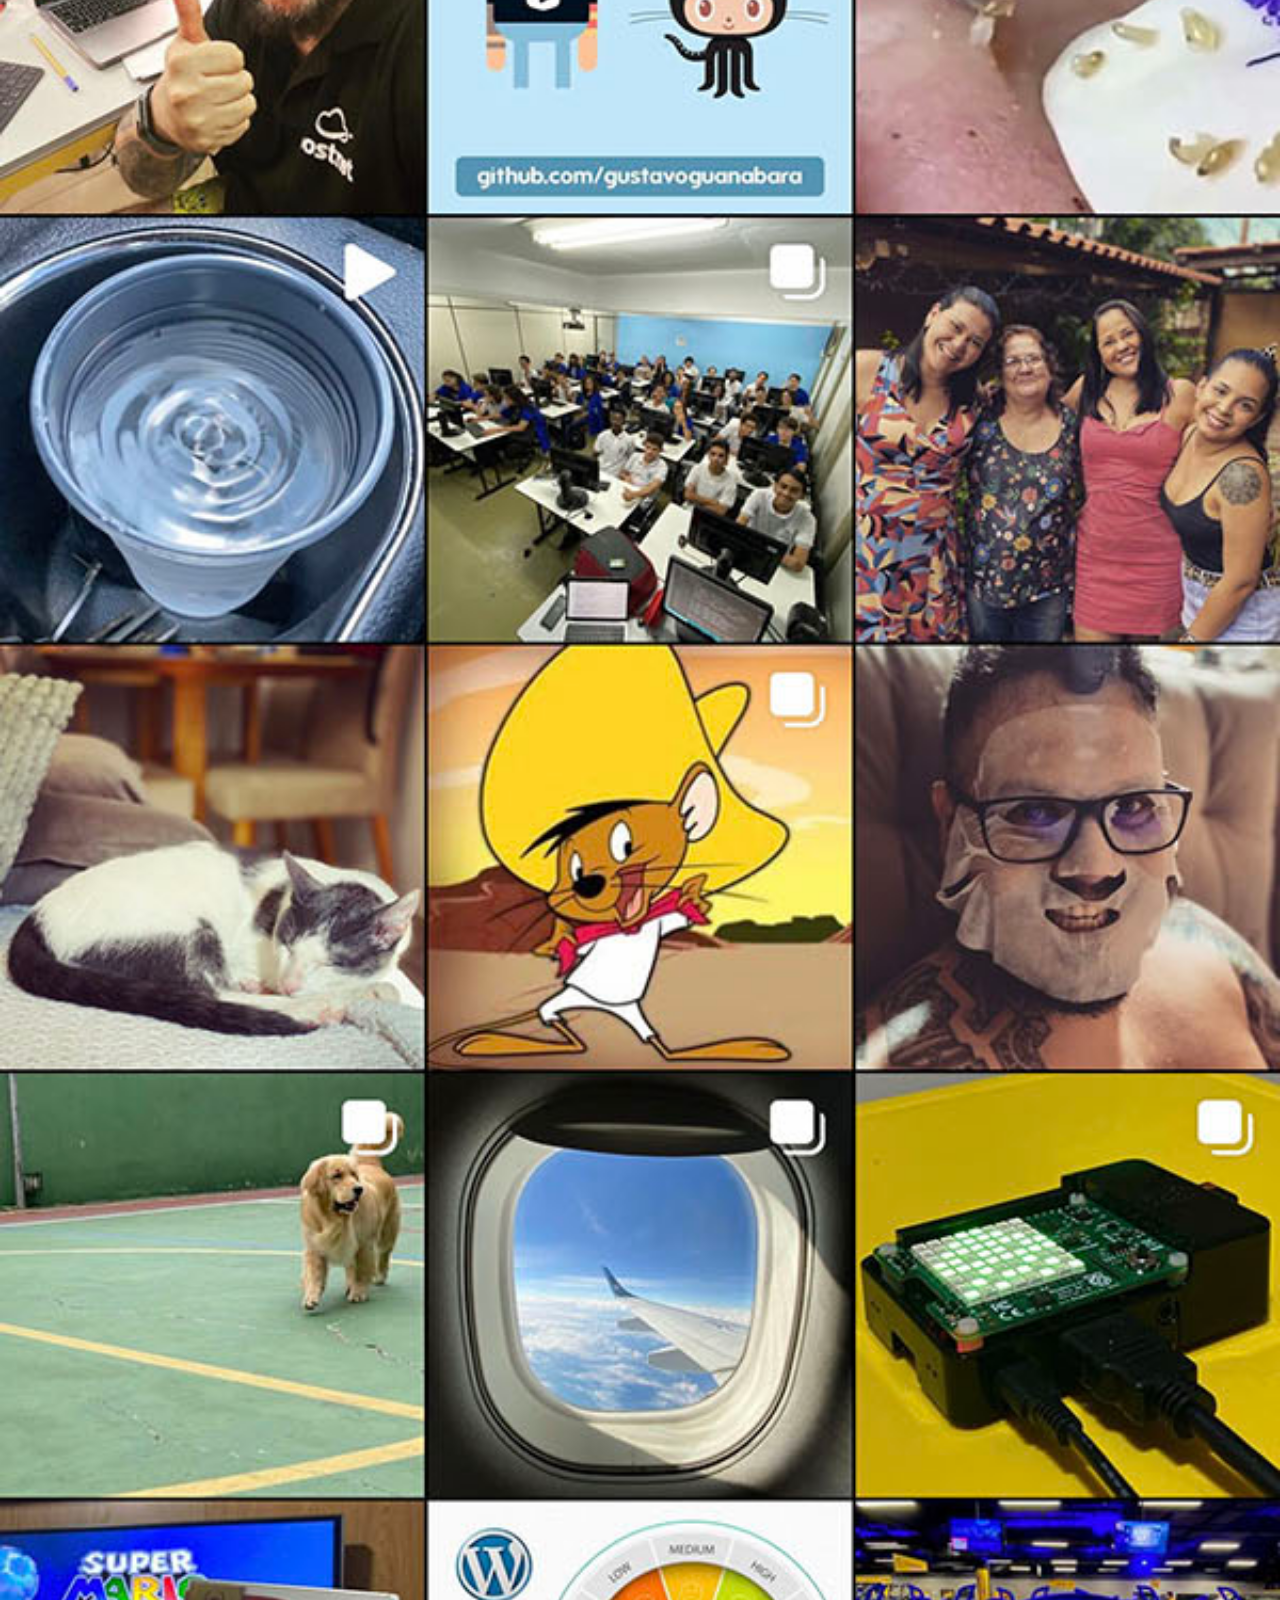
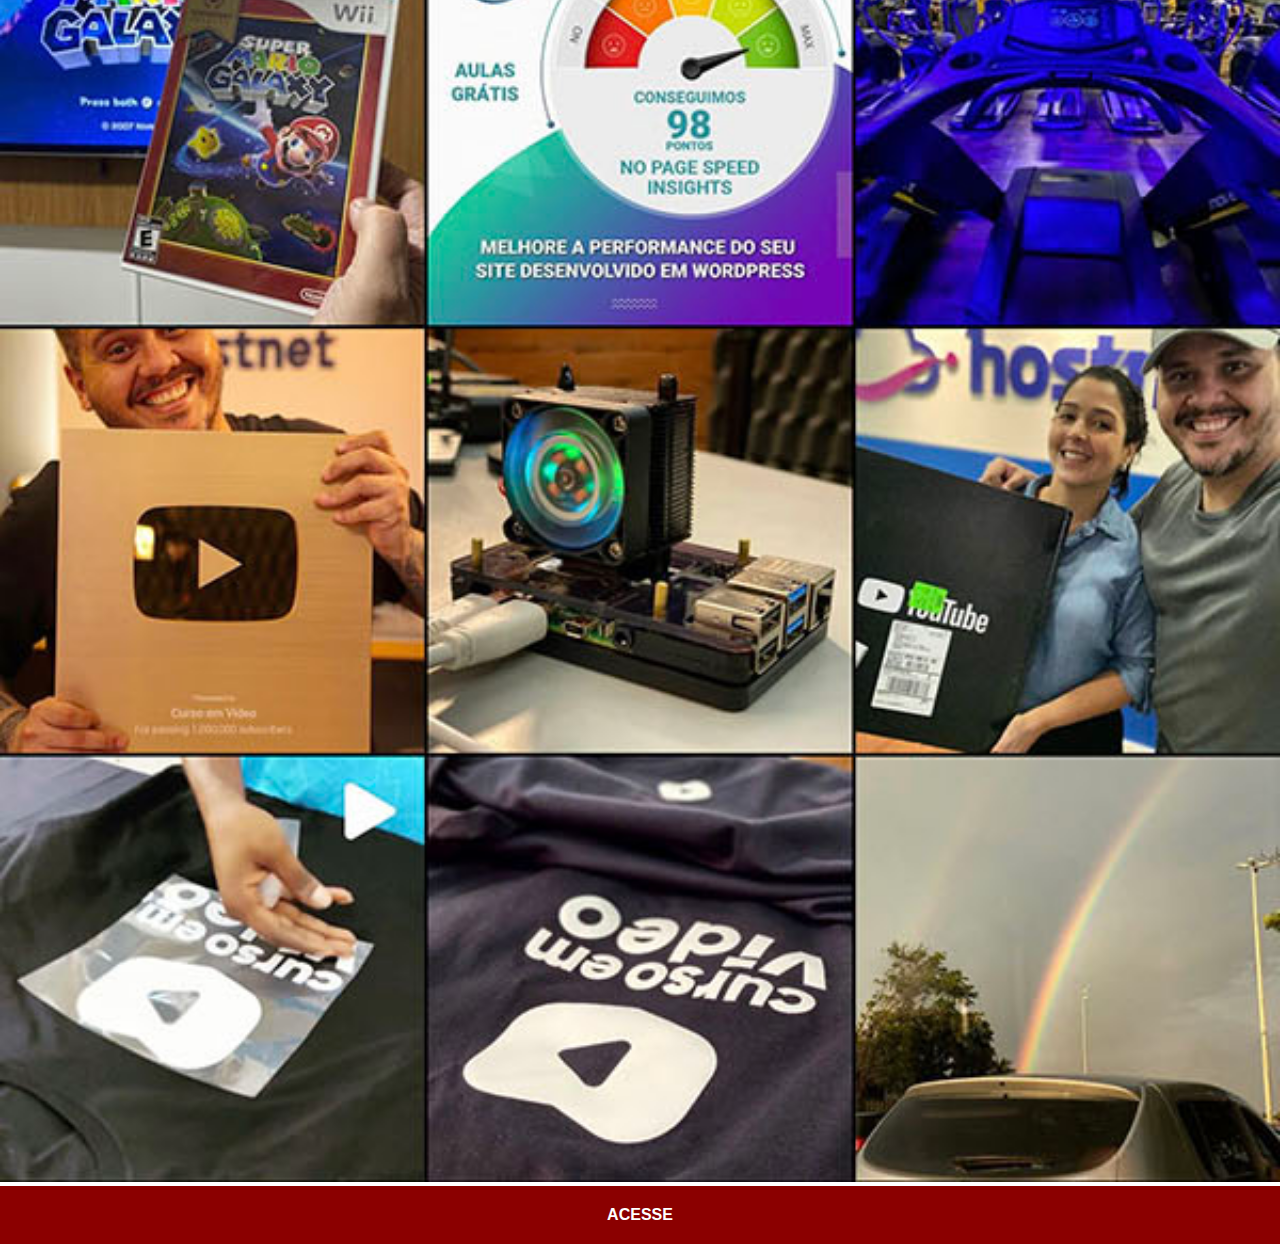
<file: instagram.html>
<!DOCTYPE html>
<html lang="pt-br">
<head>
    <meta charset="UTF-8">
    <meta name="viewport" content="width=device-width, initial-scale=1.0">
    <title>Instagram</title>
    <link rel="stylesheet" href="estilos/social.css">
</head>
<body>
    <img src="imagens/tela-instagram.jpg" alt="Instagram">
    <a href="https://www.instagram.com/gustavoguanabara/" target="_blank">ACESSE</a>
    
</body>
</html>
</file>
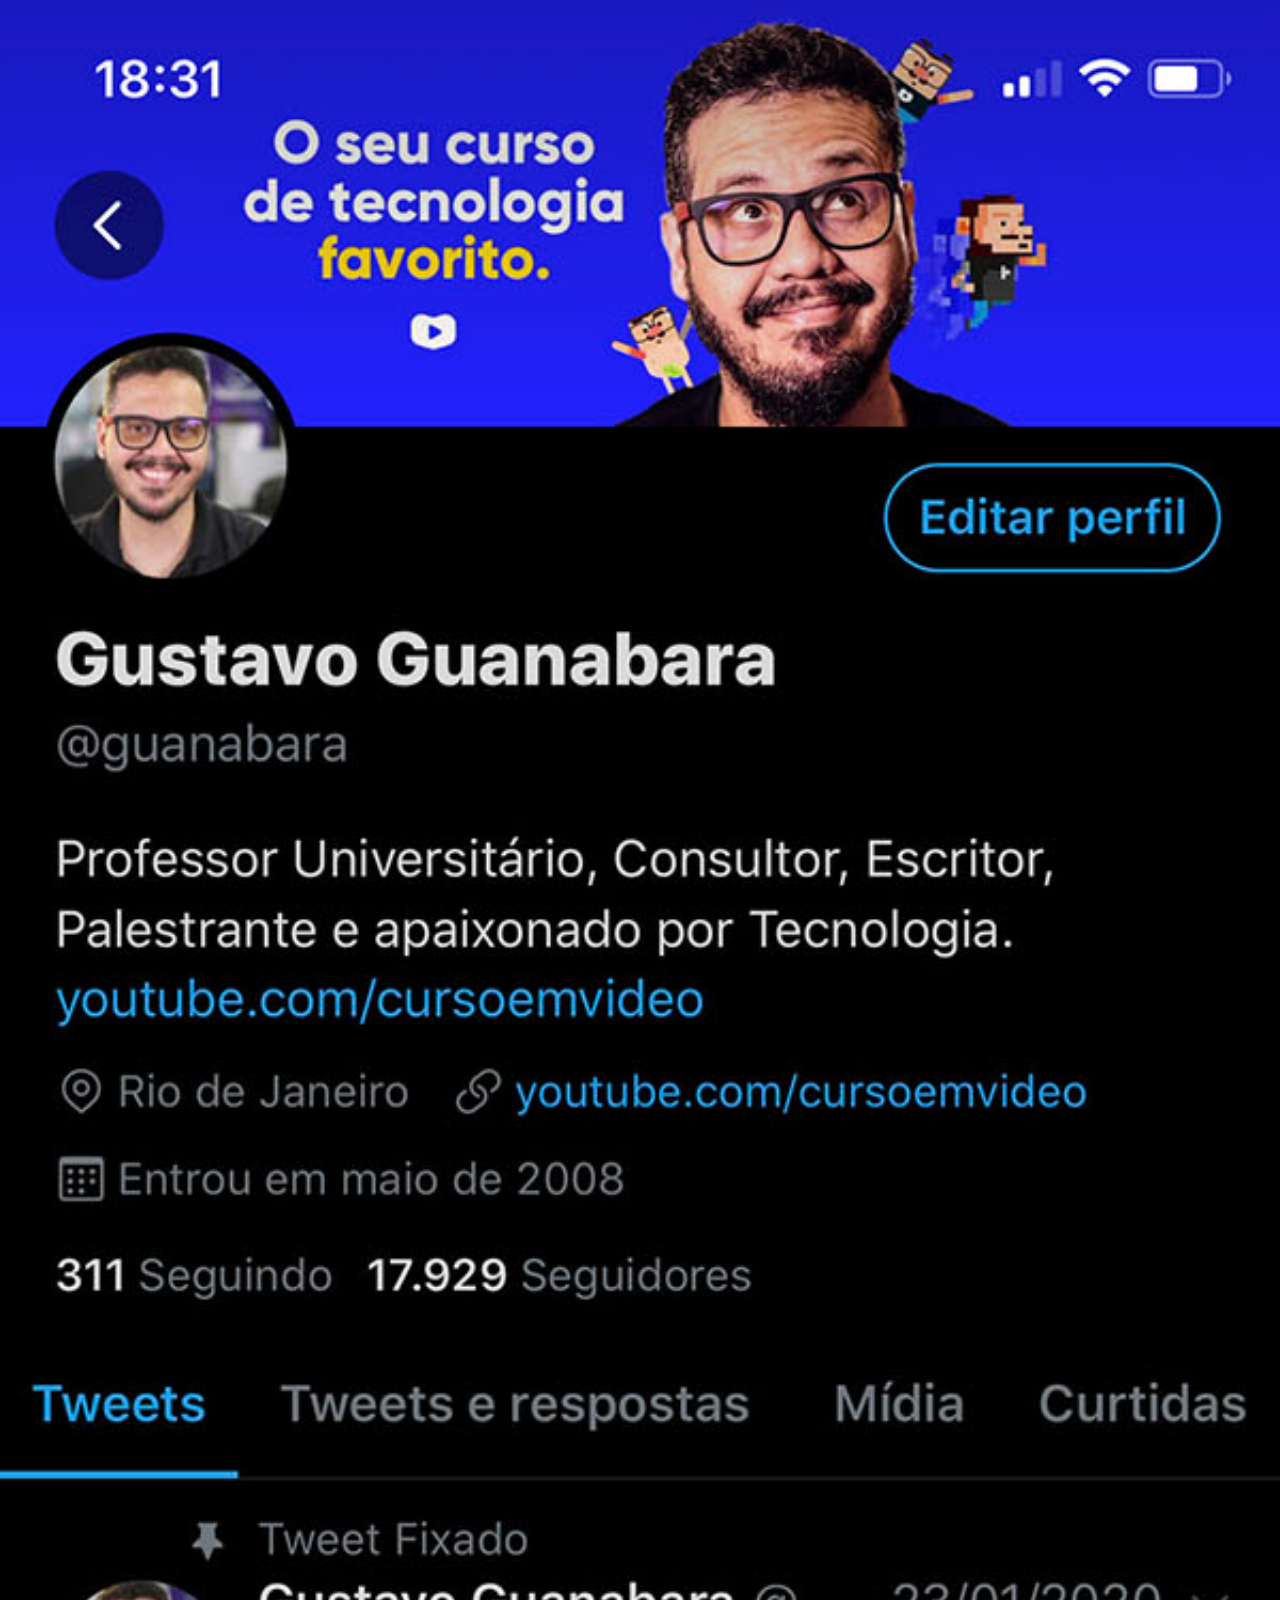
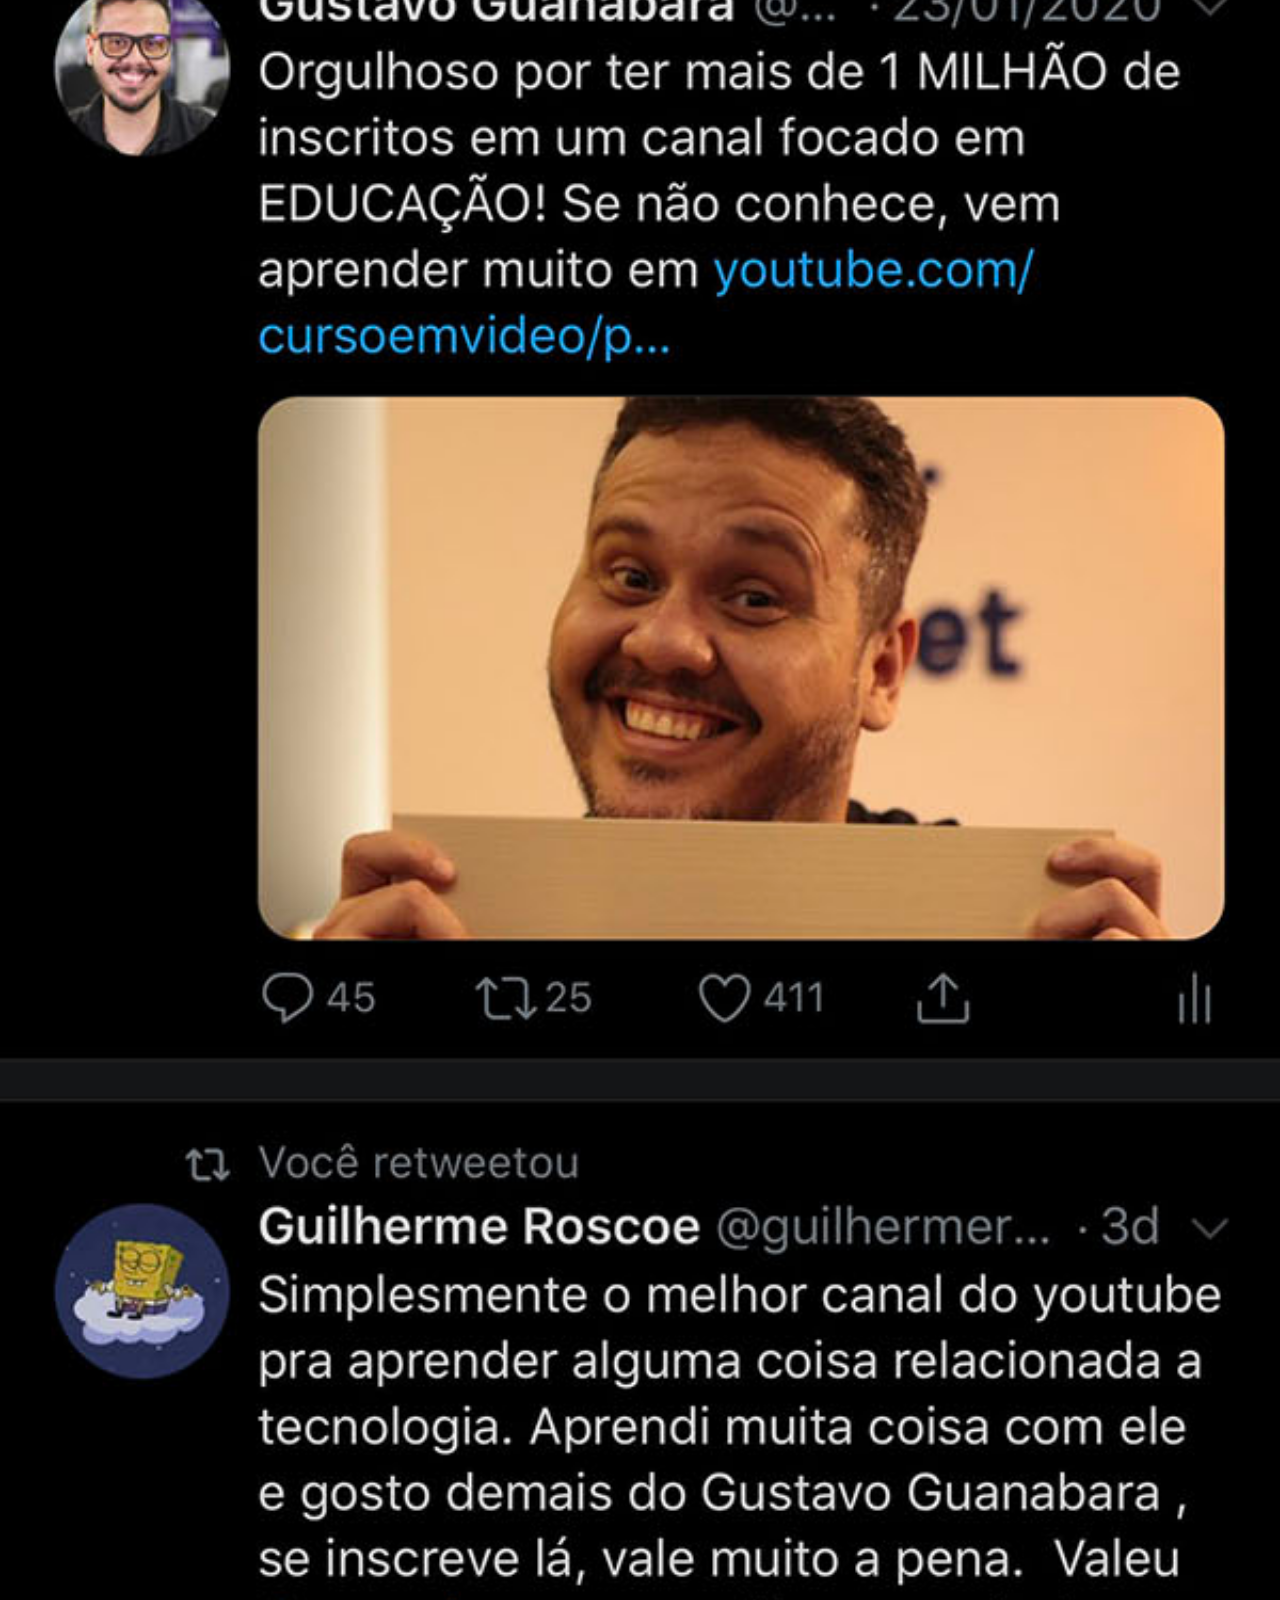
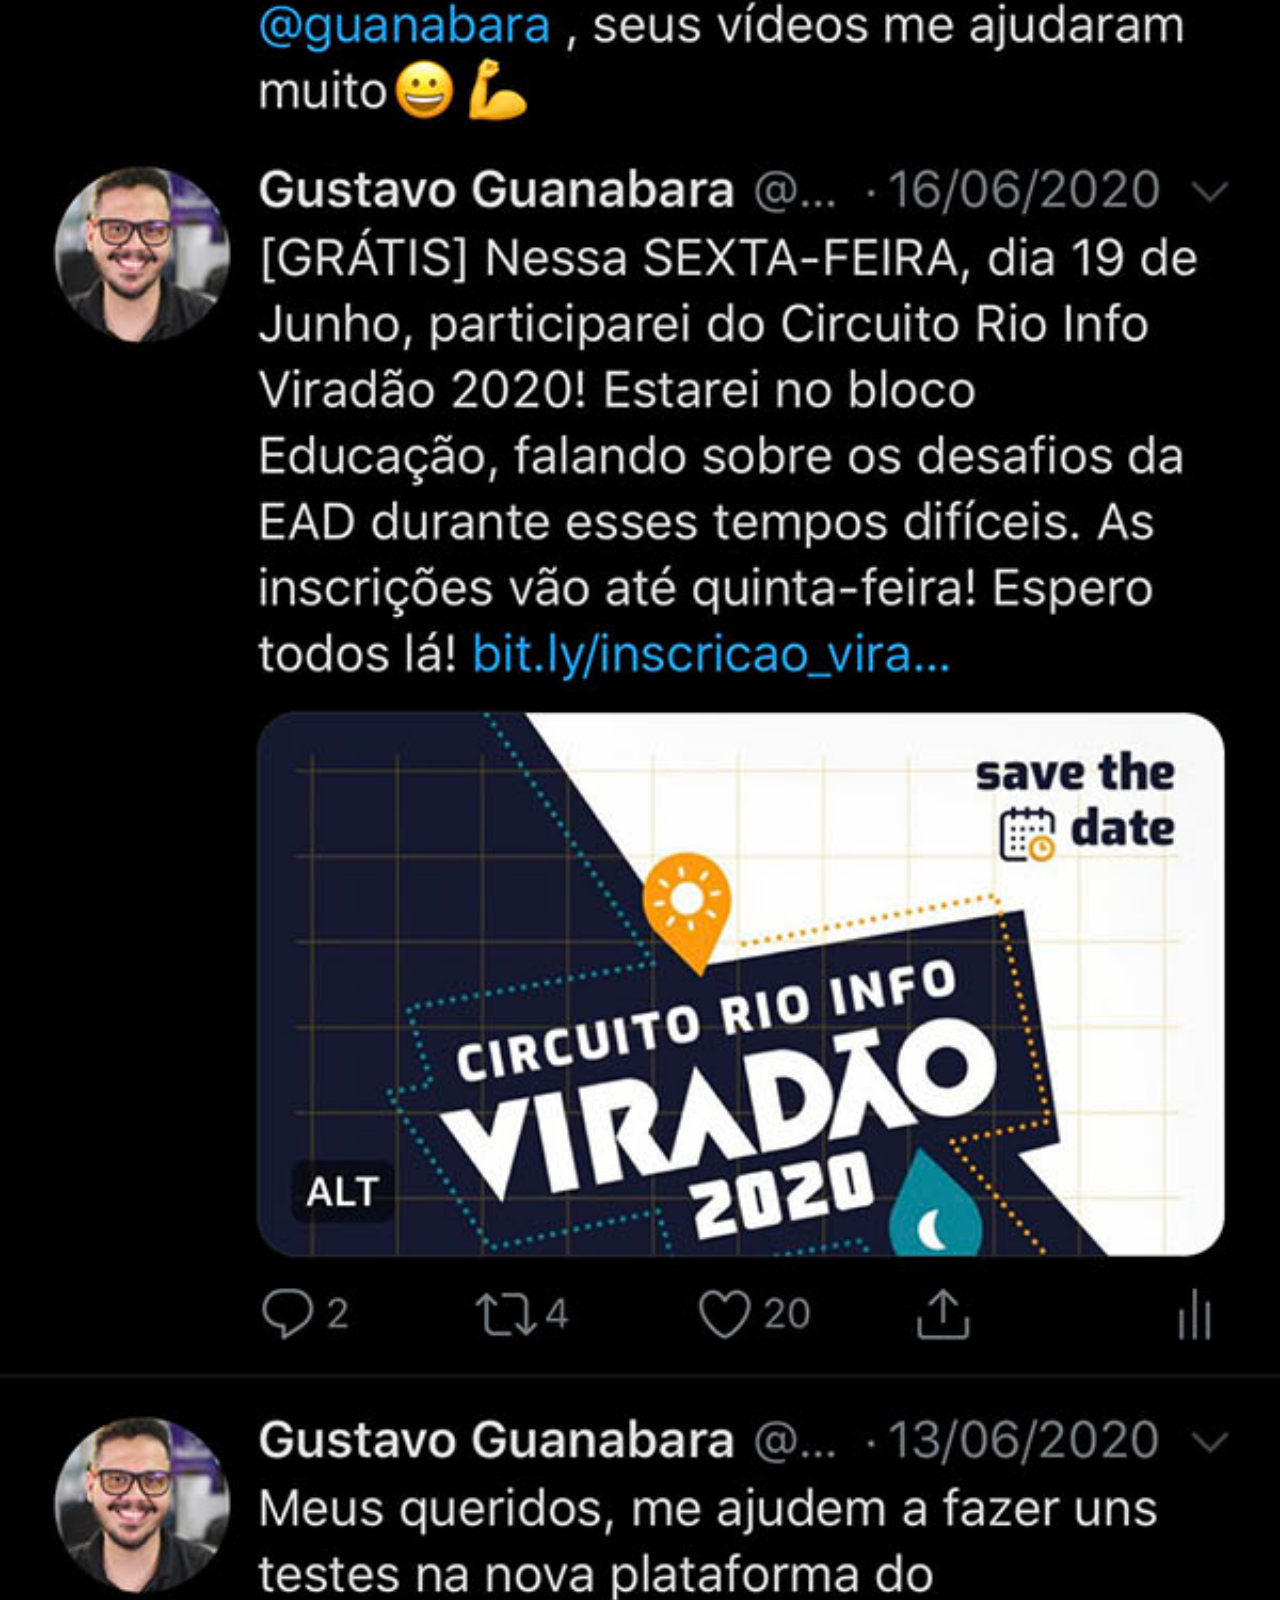
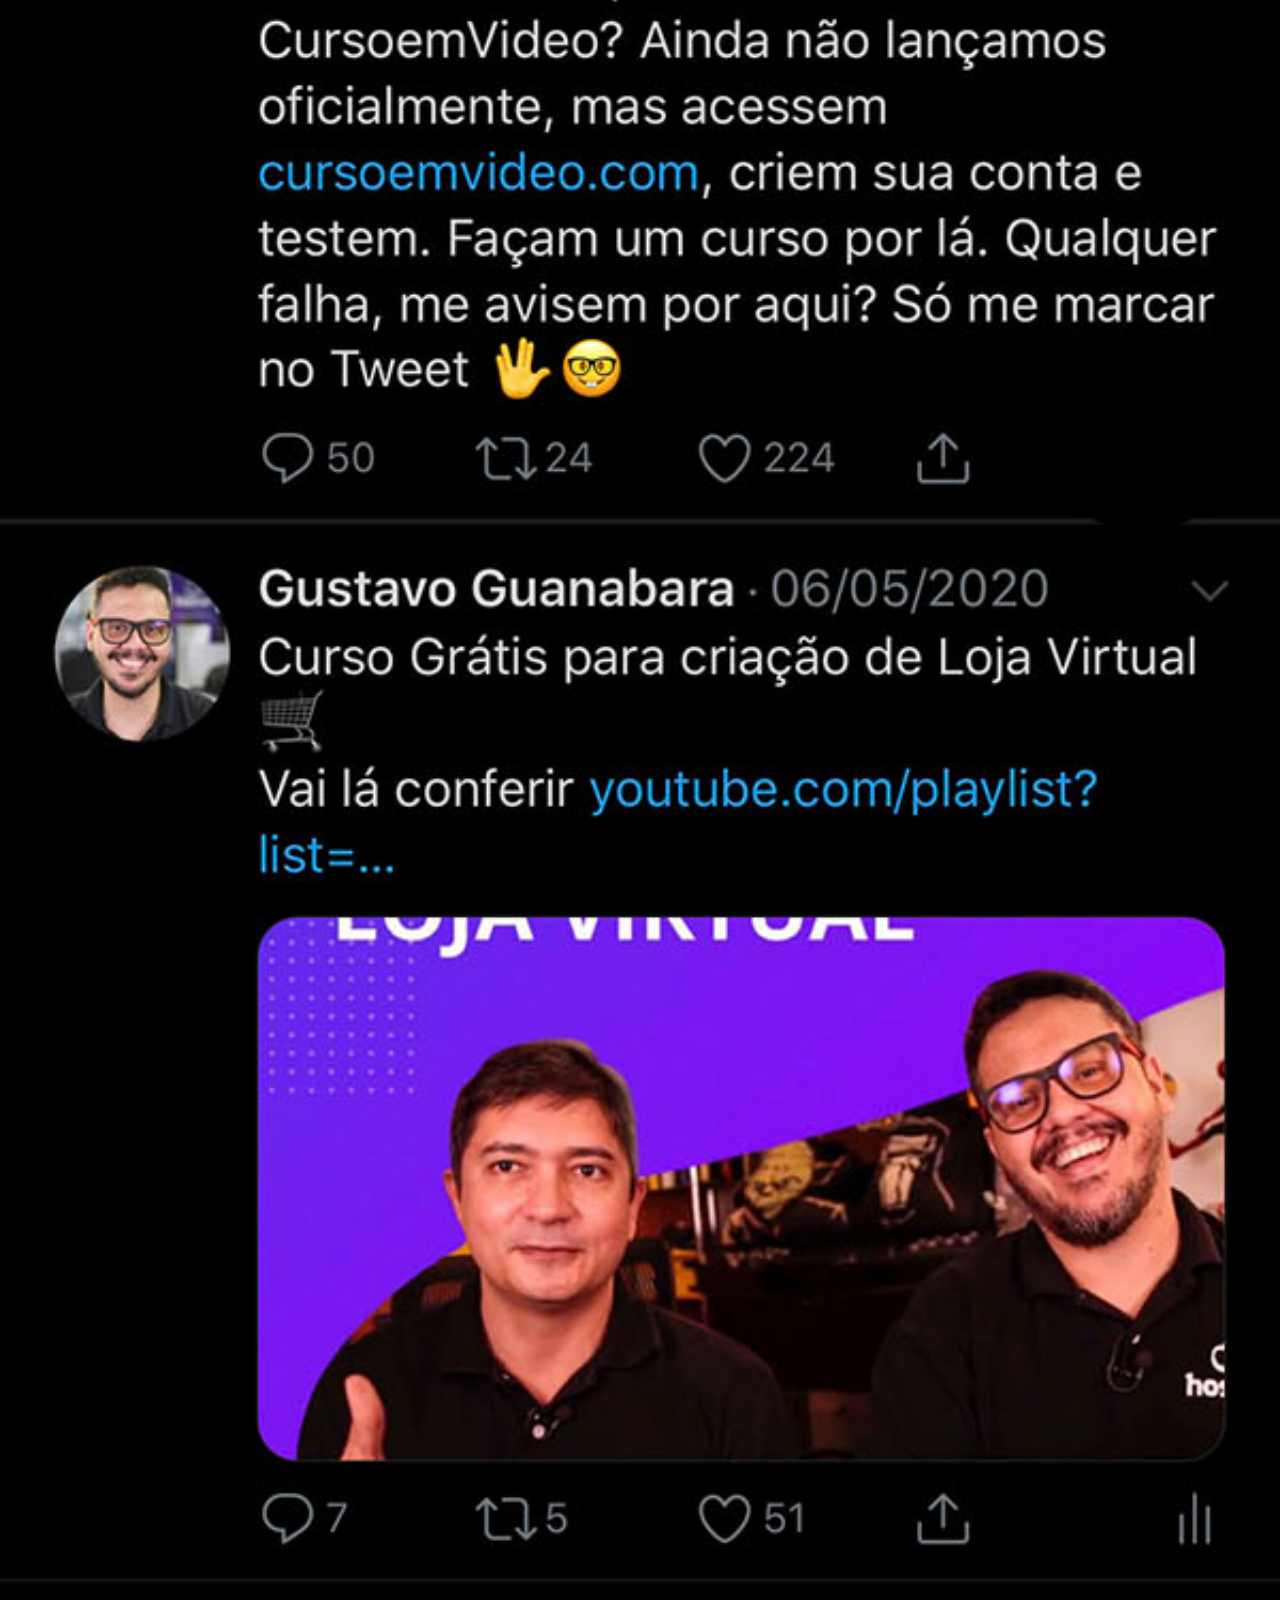
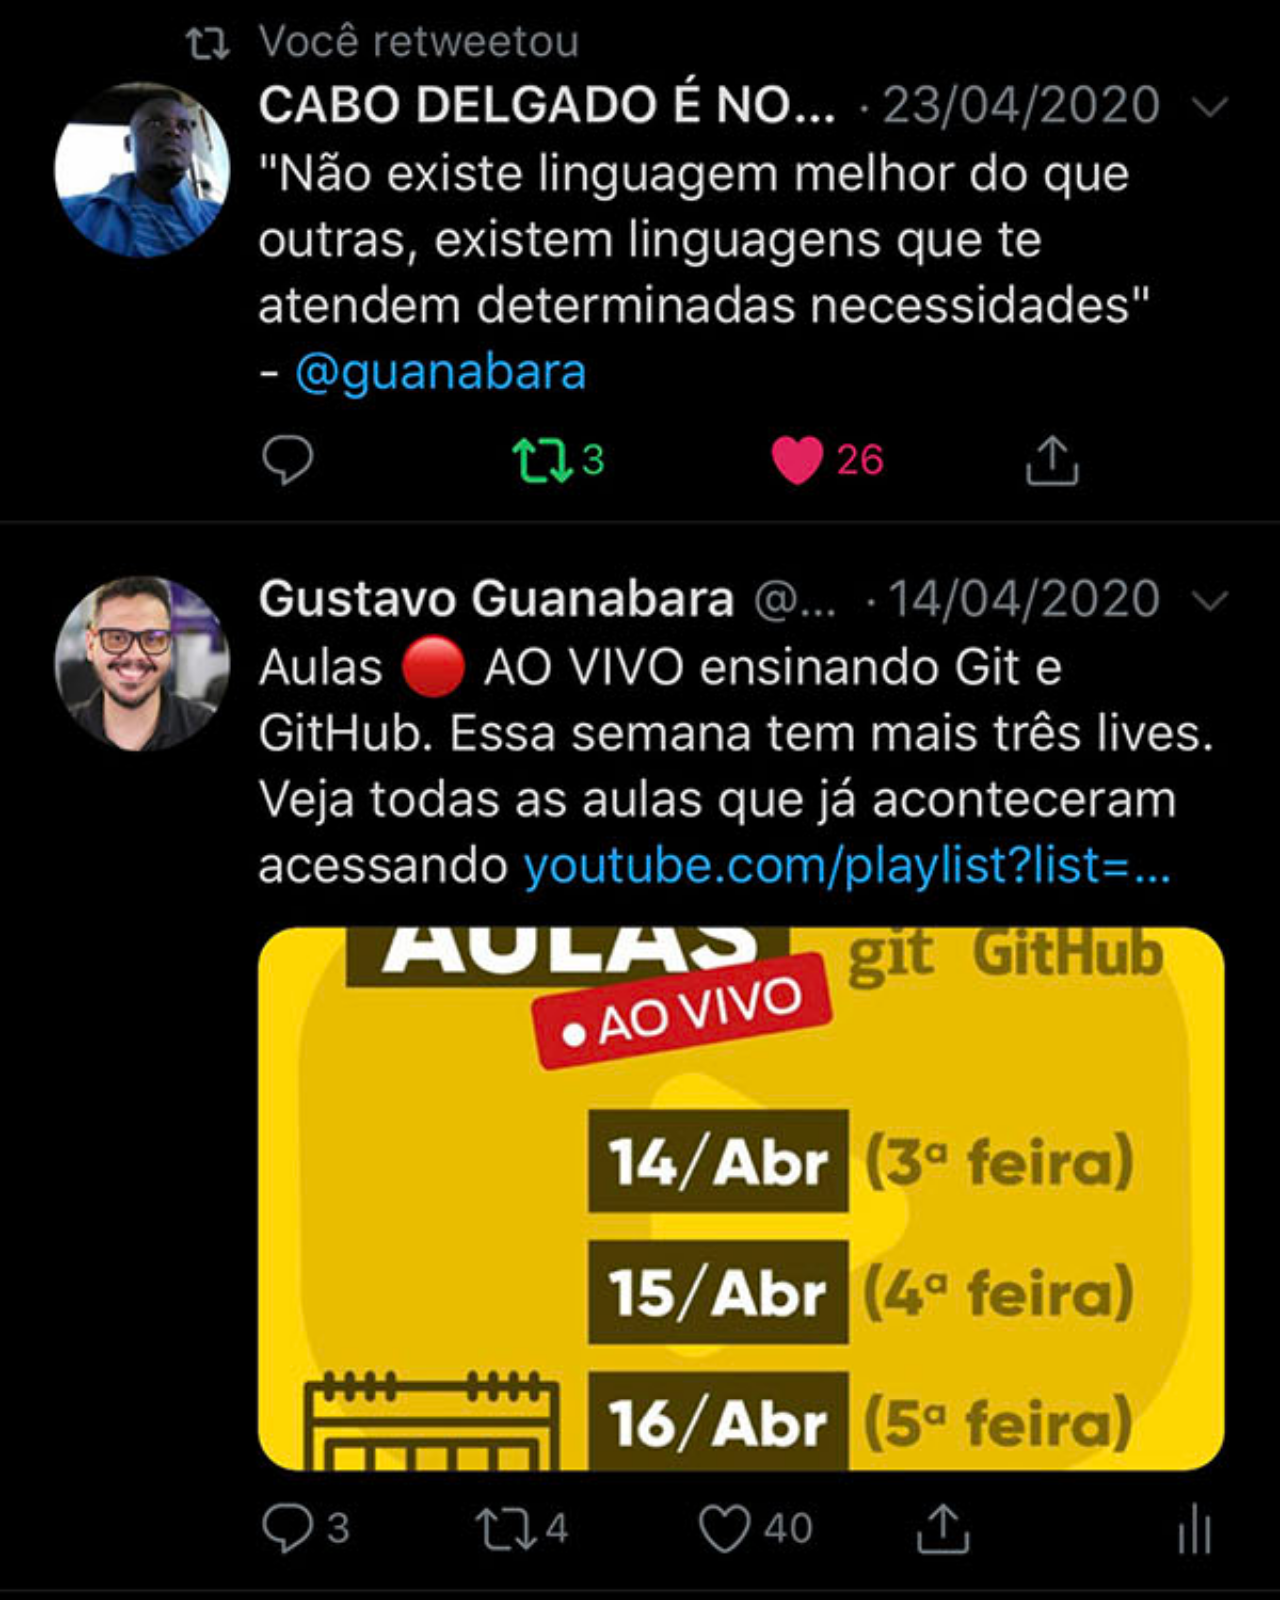
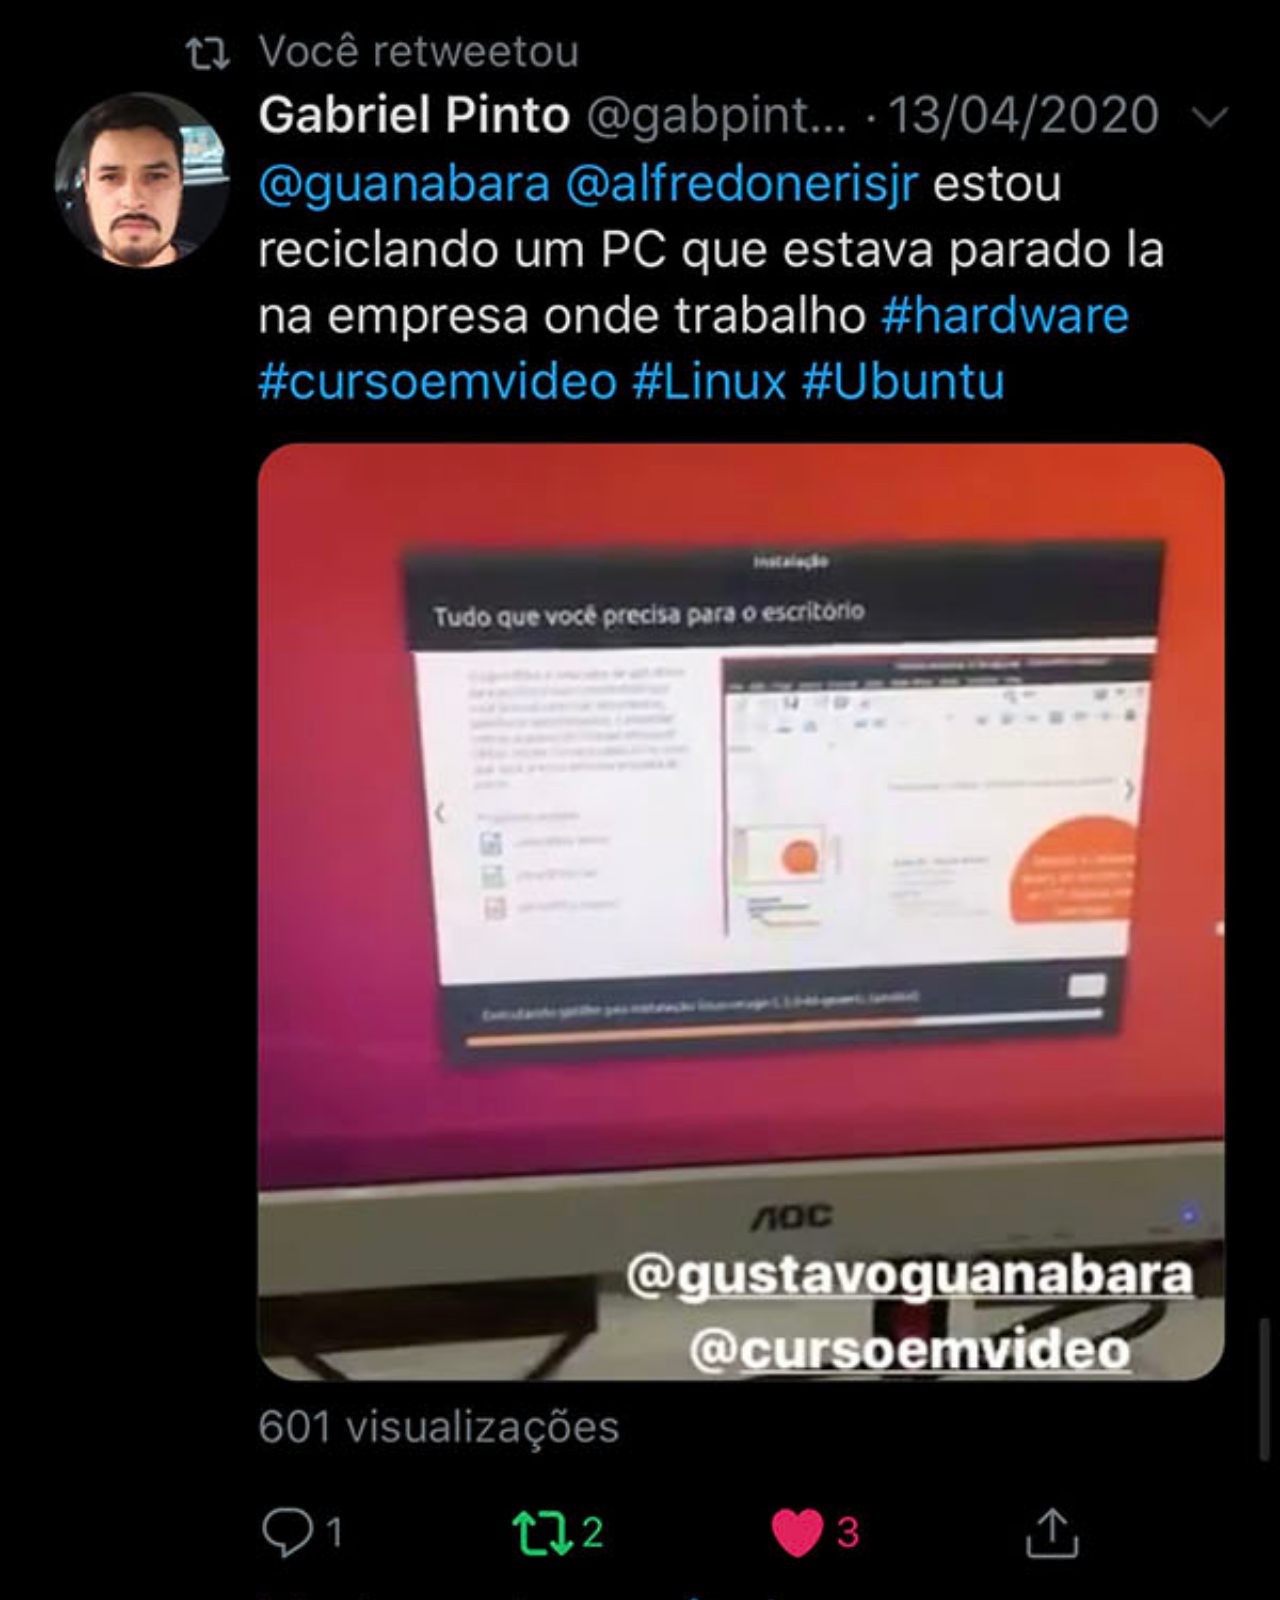
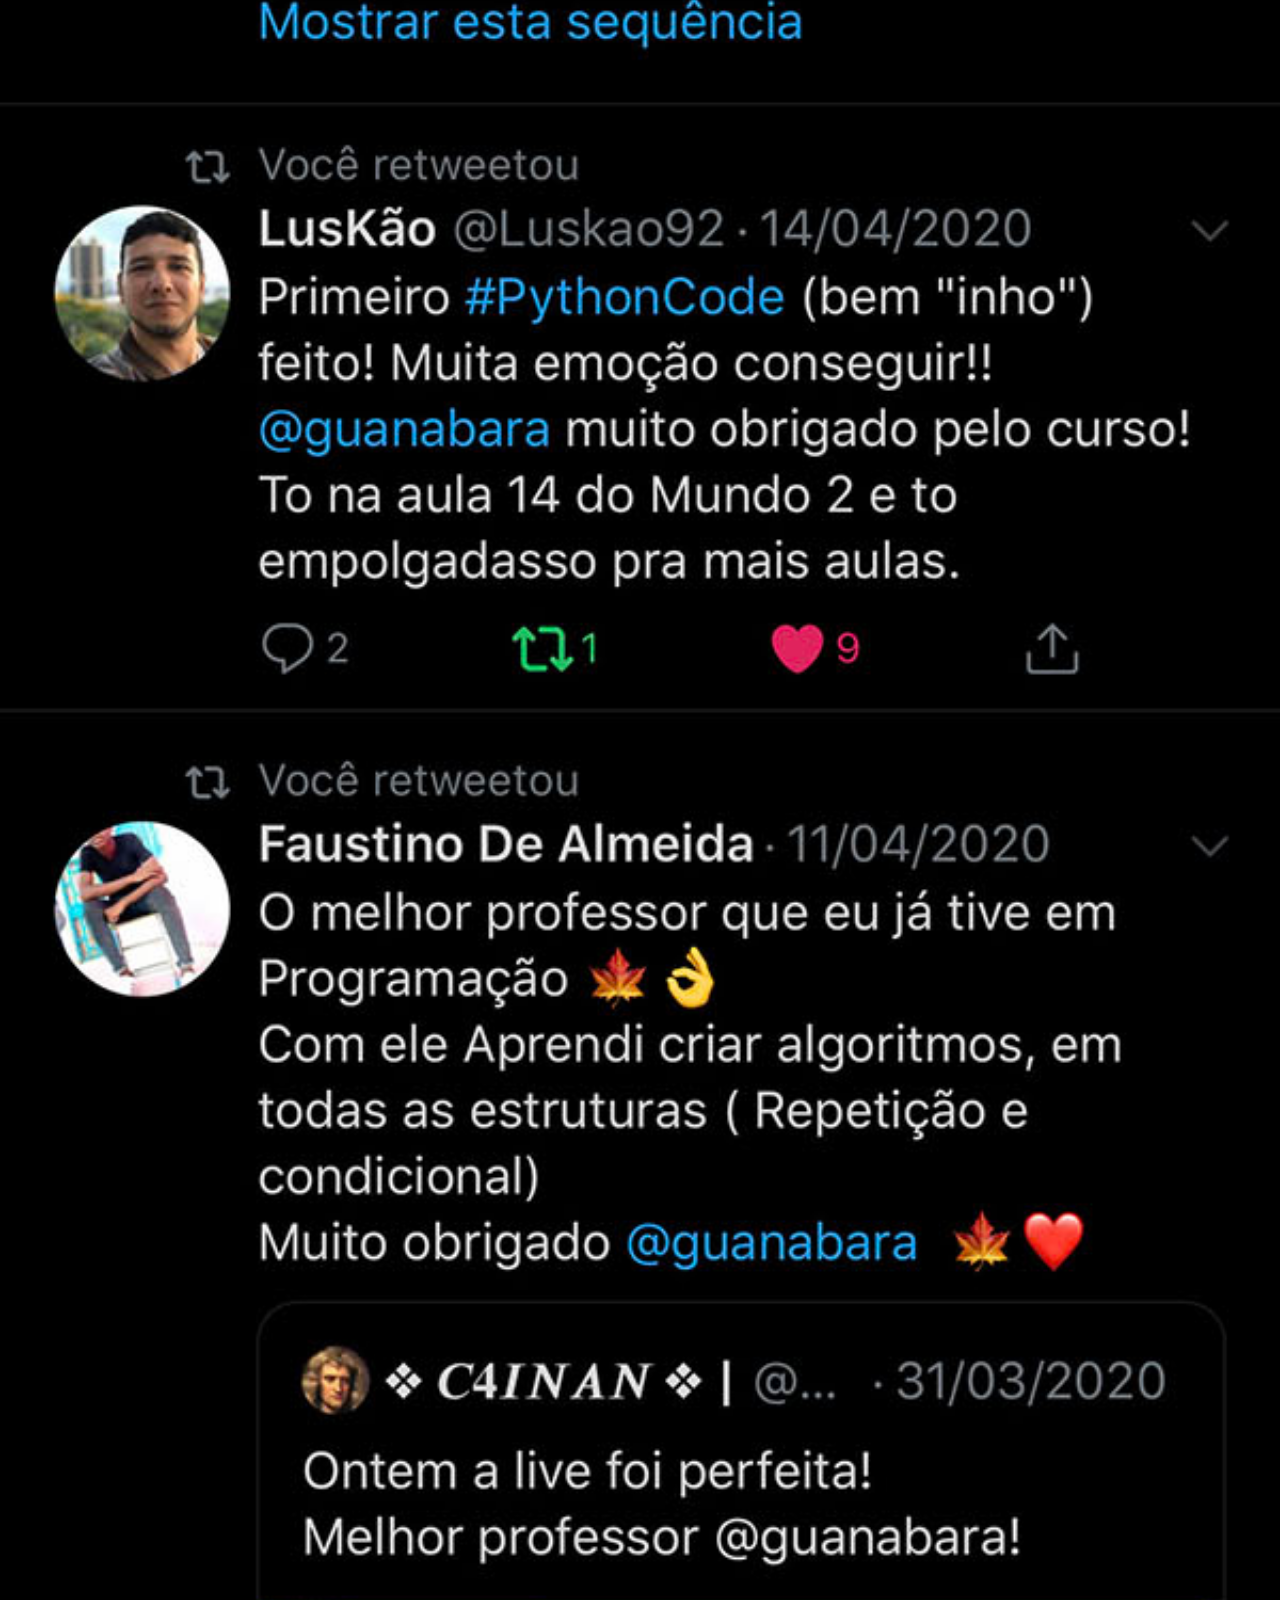
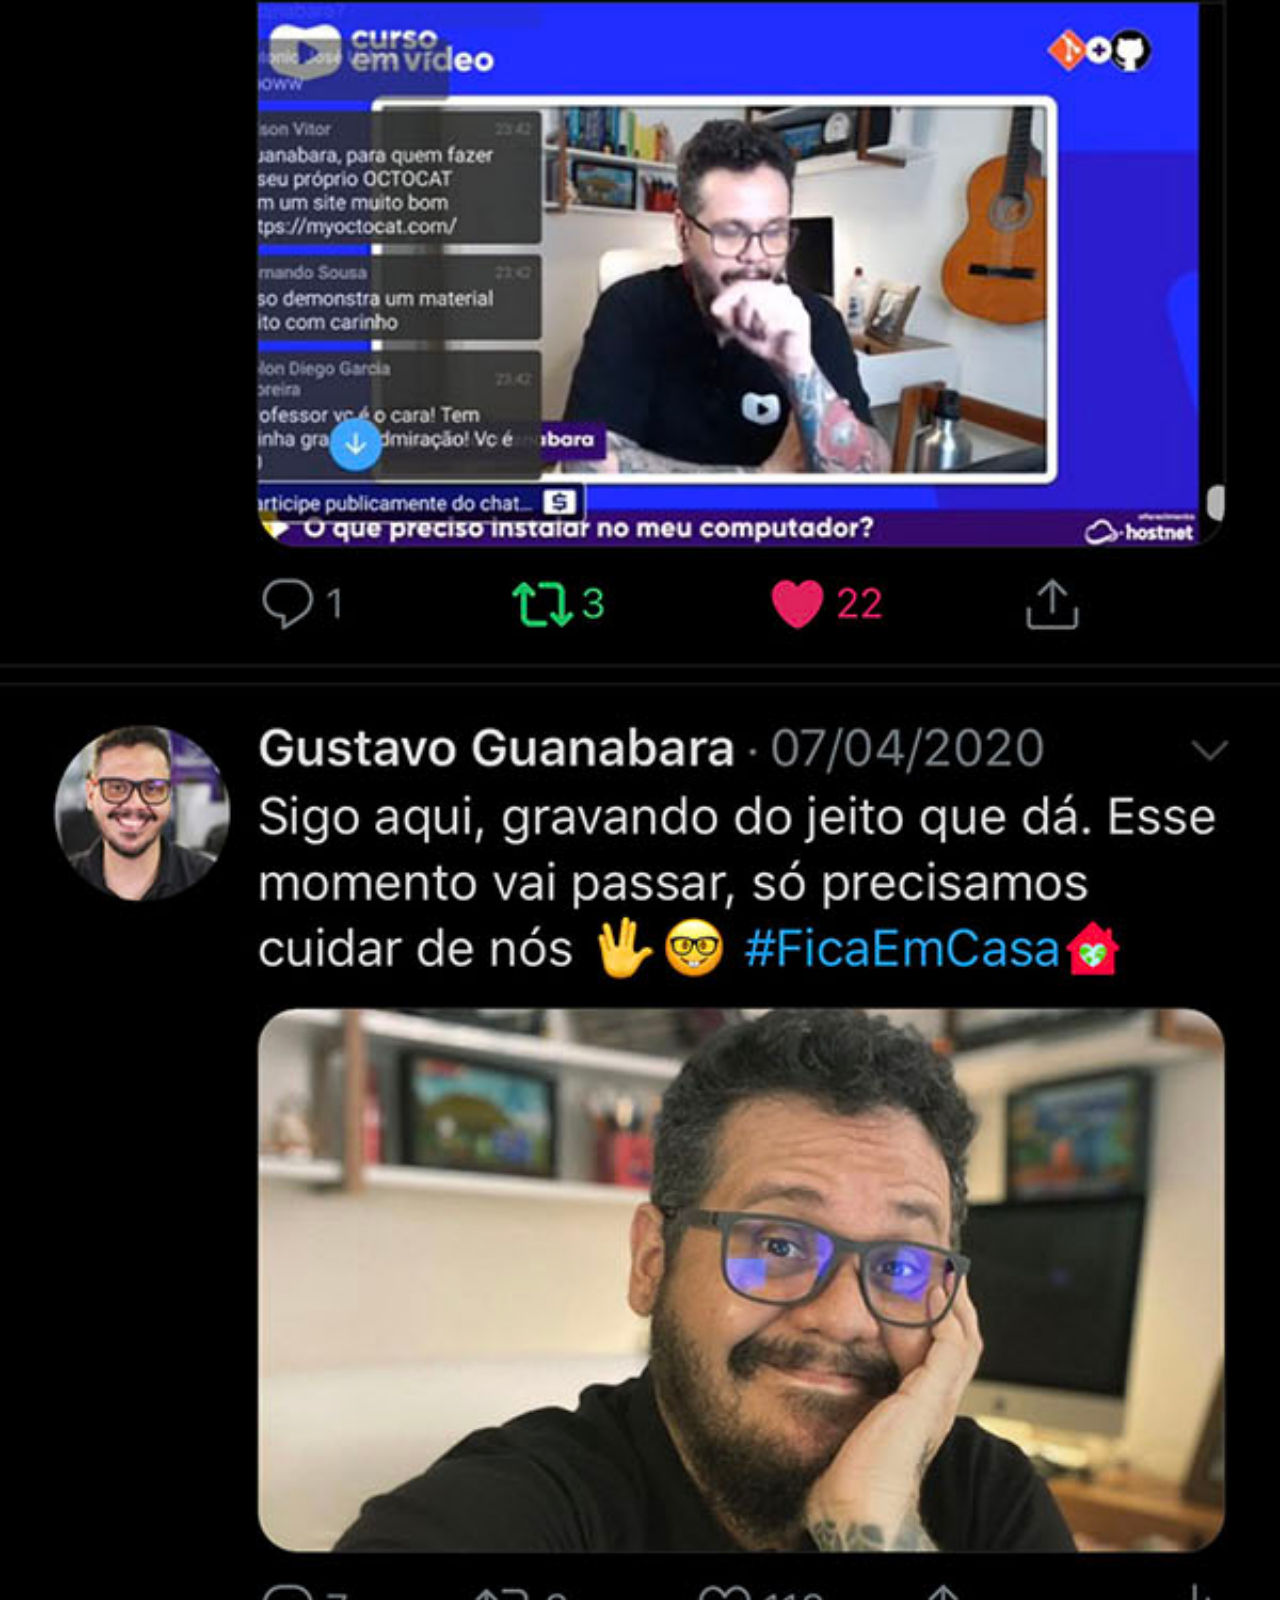
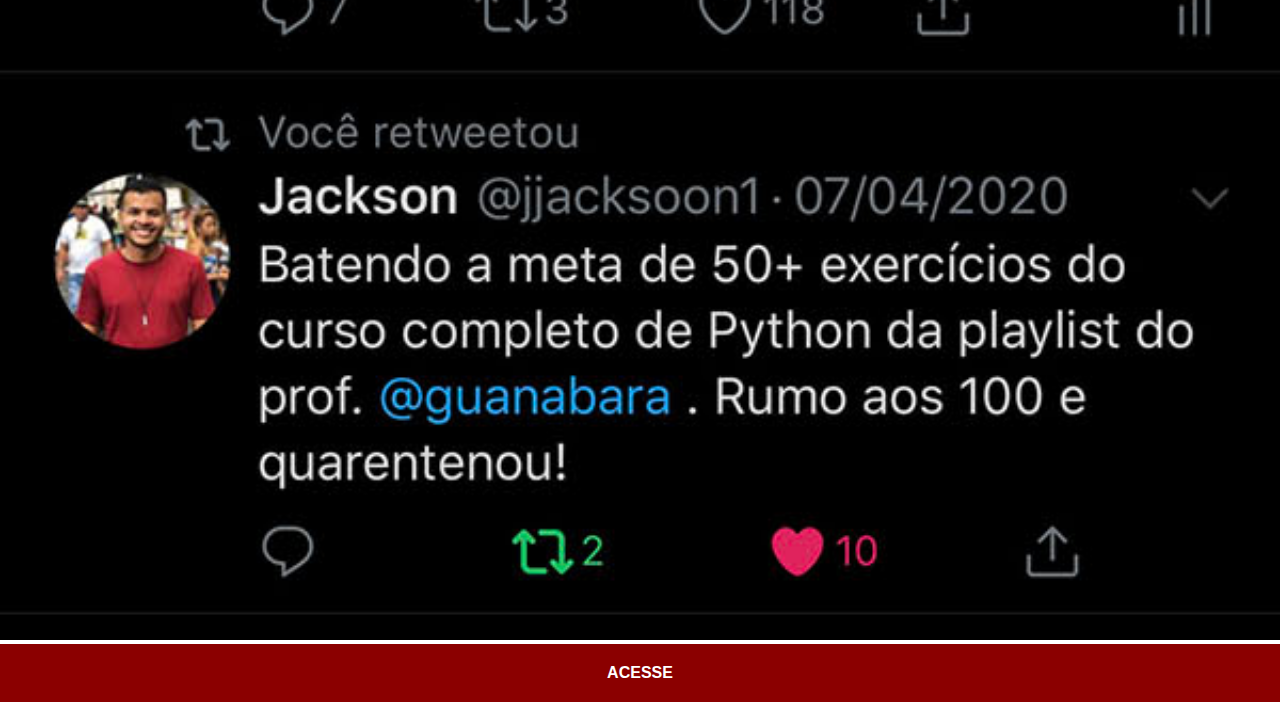
<file: Twitter.html>
<!DOCTYPE html>
<html lang="pt-br">
<head>
    <meta charset="UTF-8">
    <meta name="viewport" content="width=device-width, initial-scale=1.0">
    <title>X</title>
    <link rel="stylesheet" href="estilos/social.css">
</head>
<body>
    <img src="imagens/tela-twitter.jpg" alt="twitter">
    <a href="https://twitter.com/guanabara" target="_blank">ACESSE</a>
    
</body>
</html>
</file>
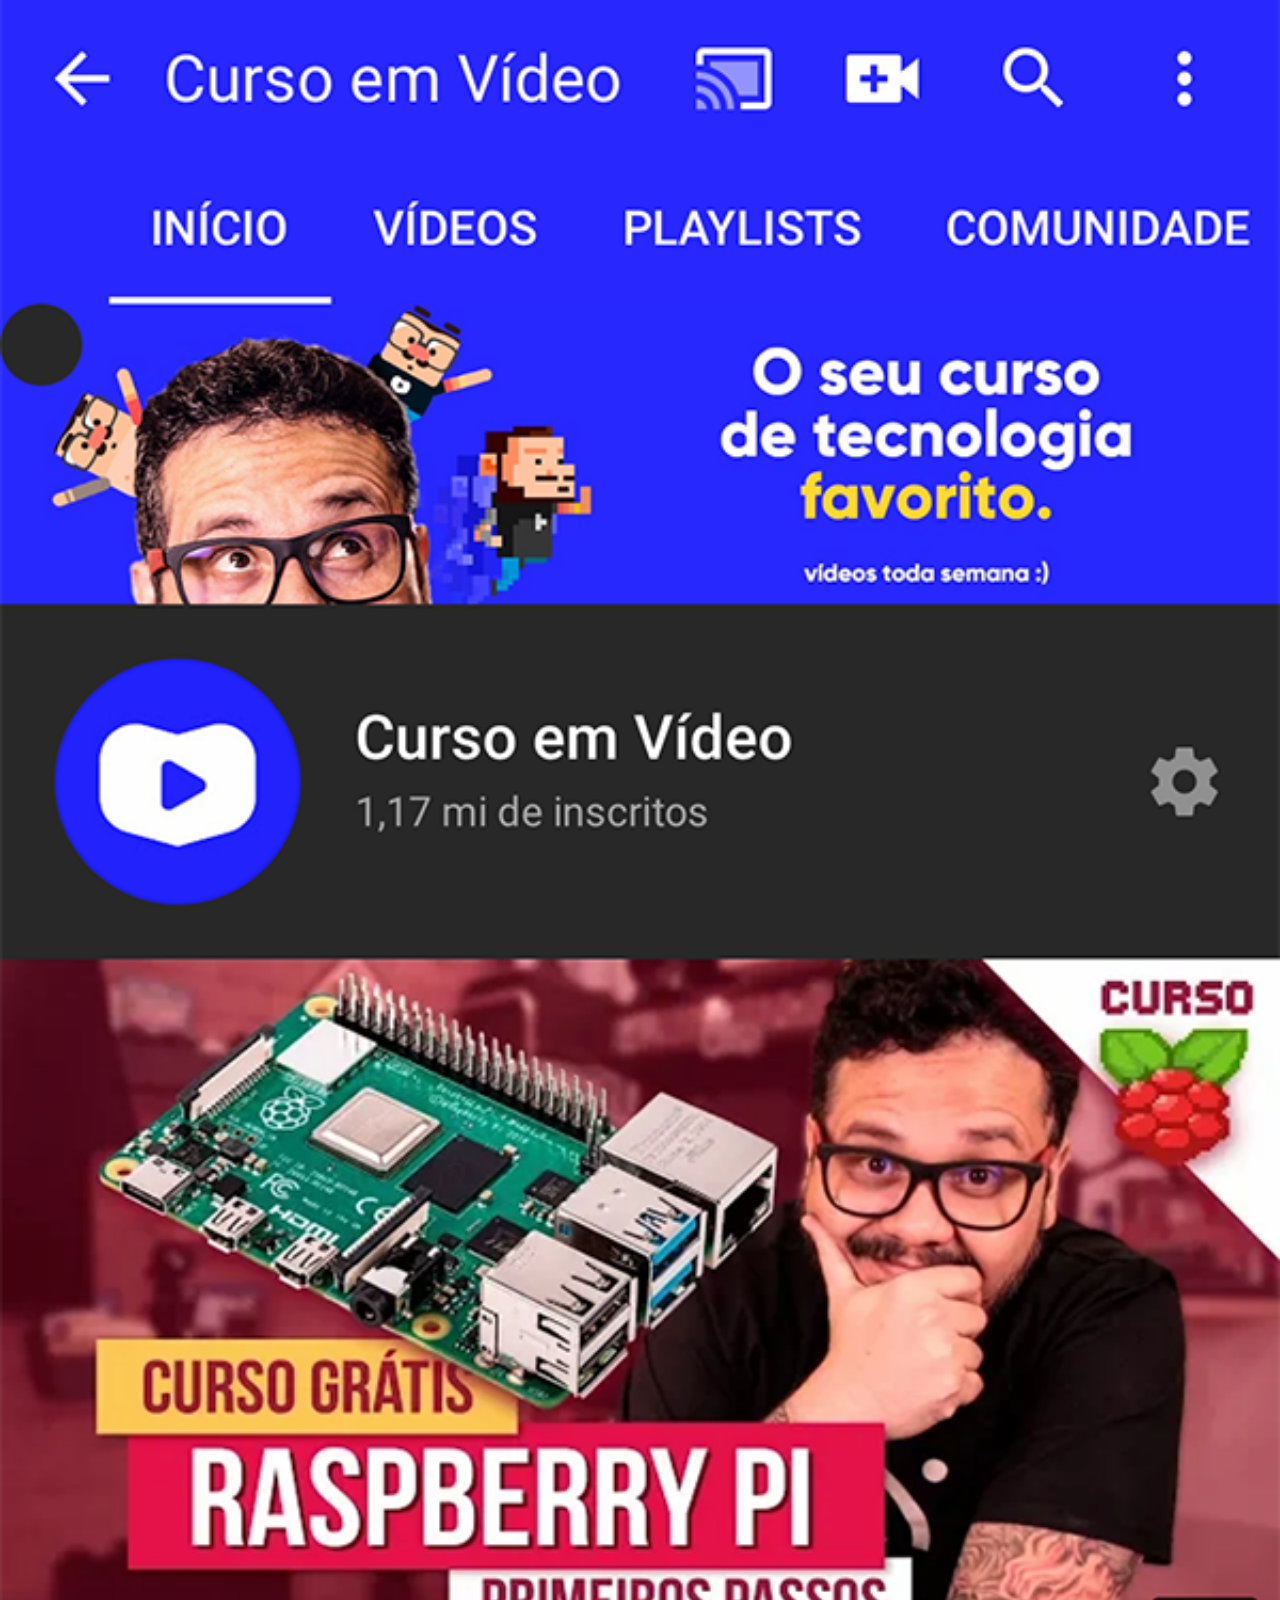
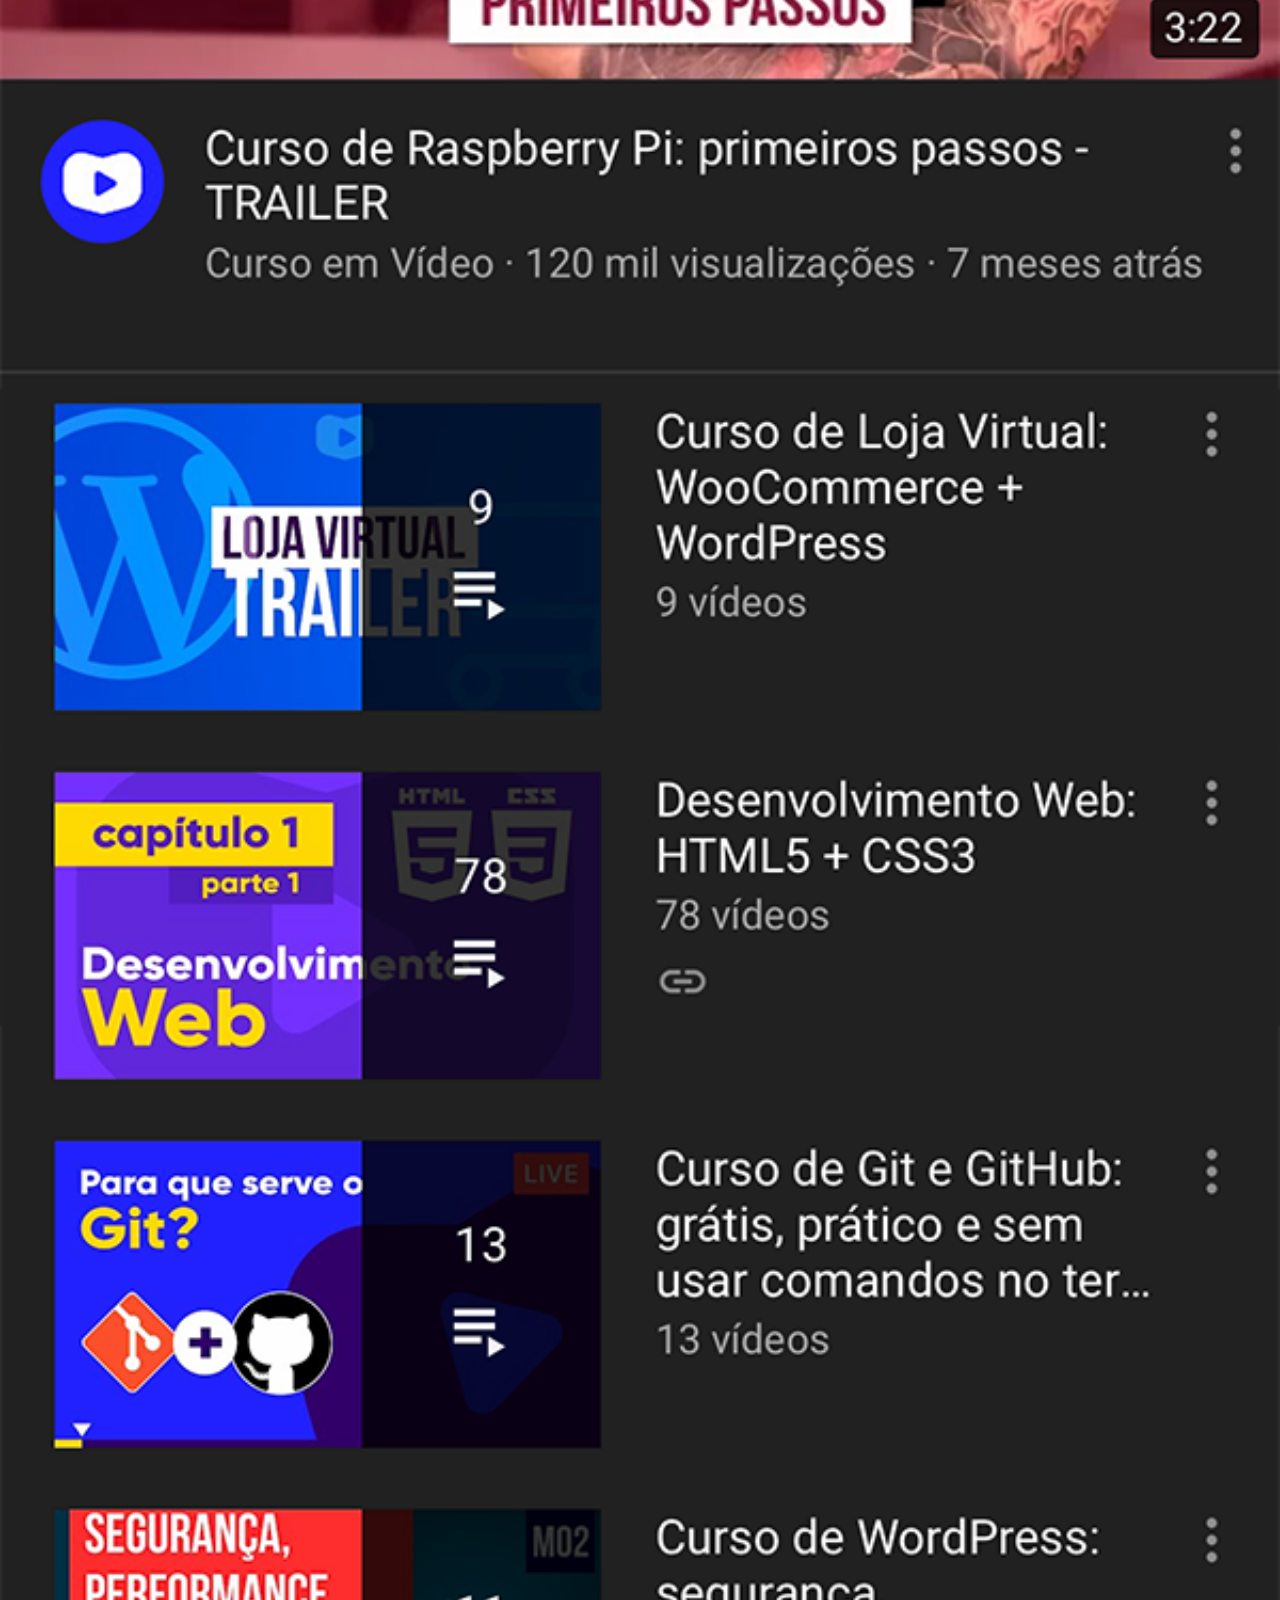
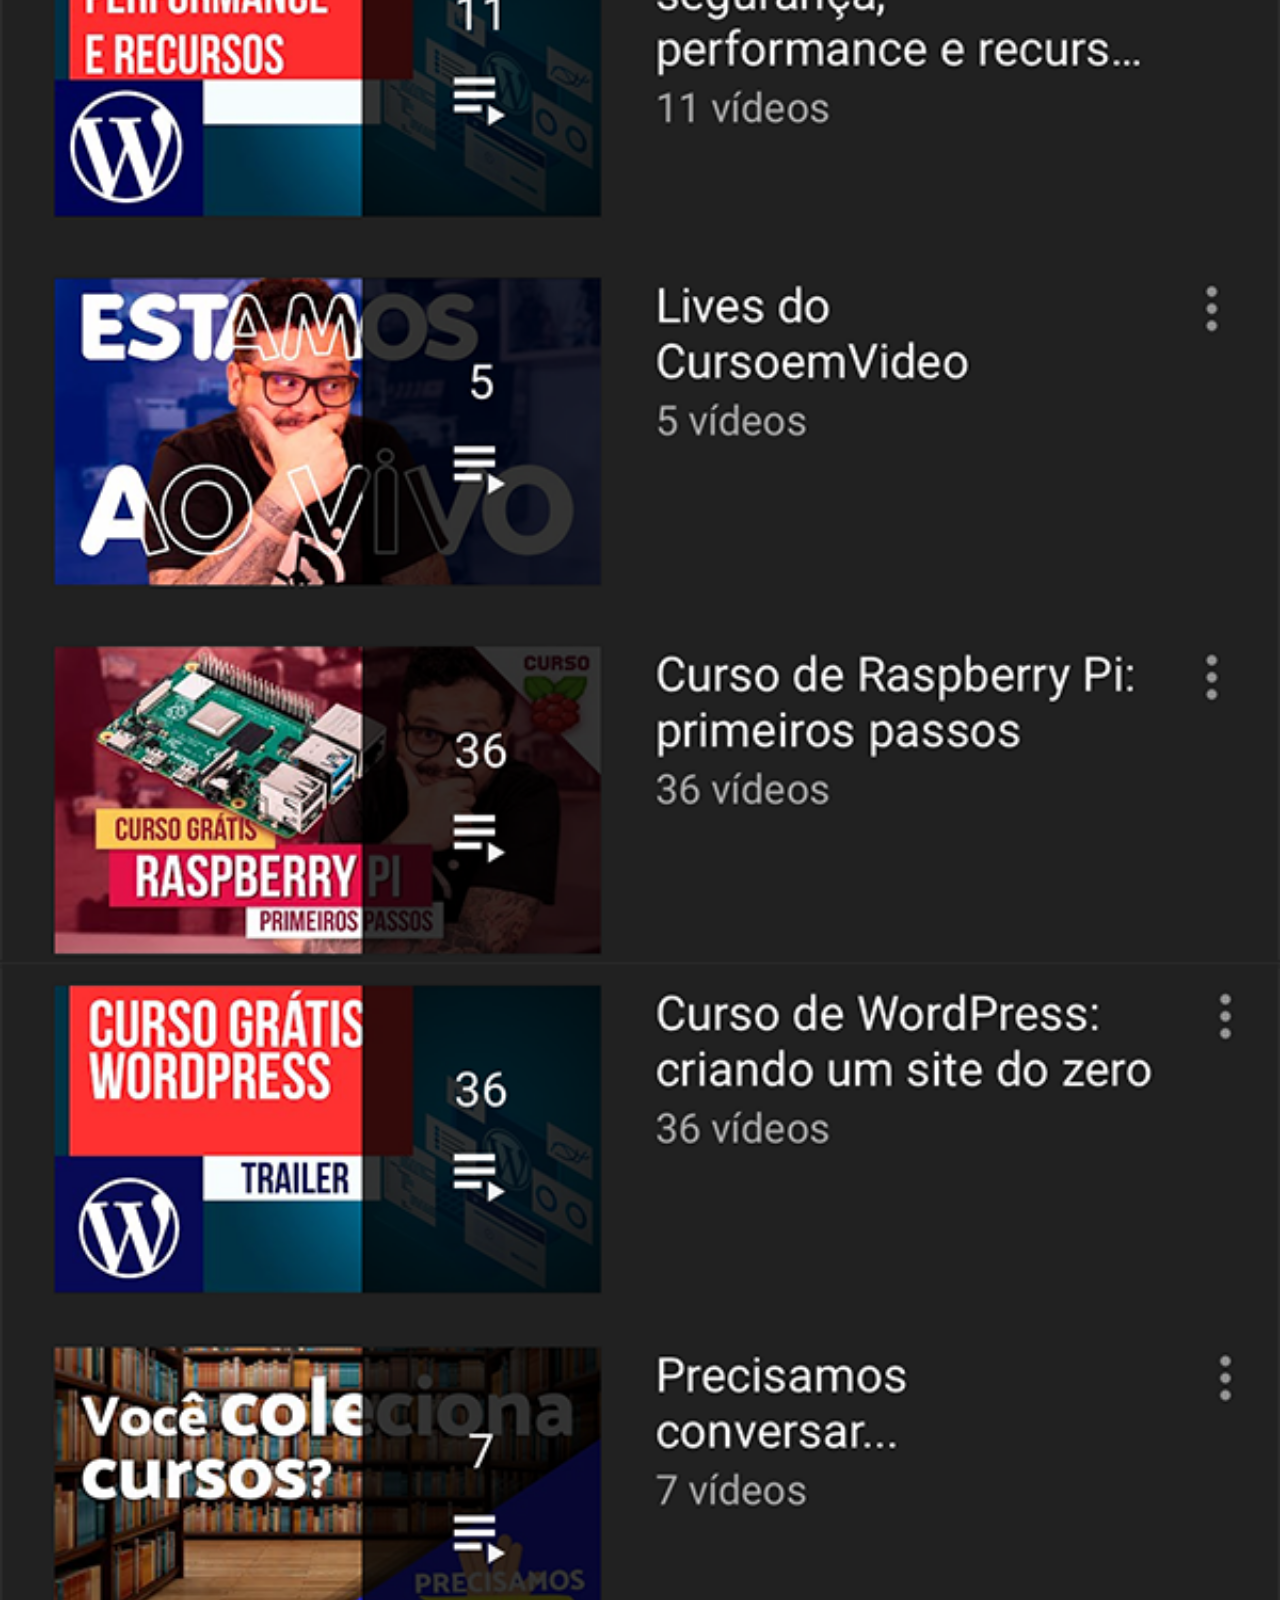
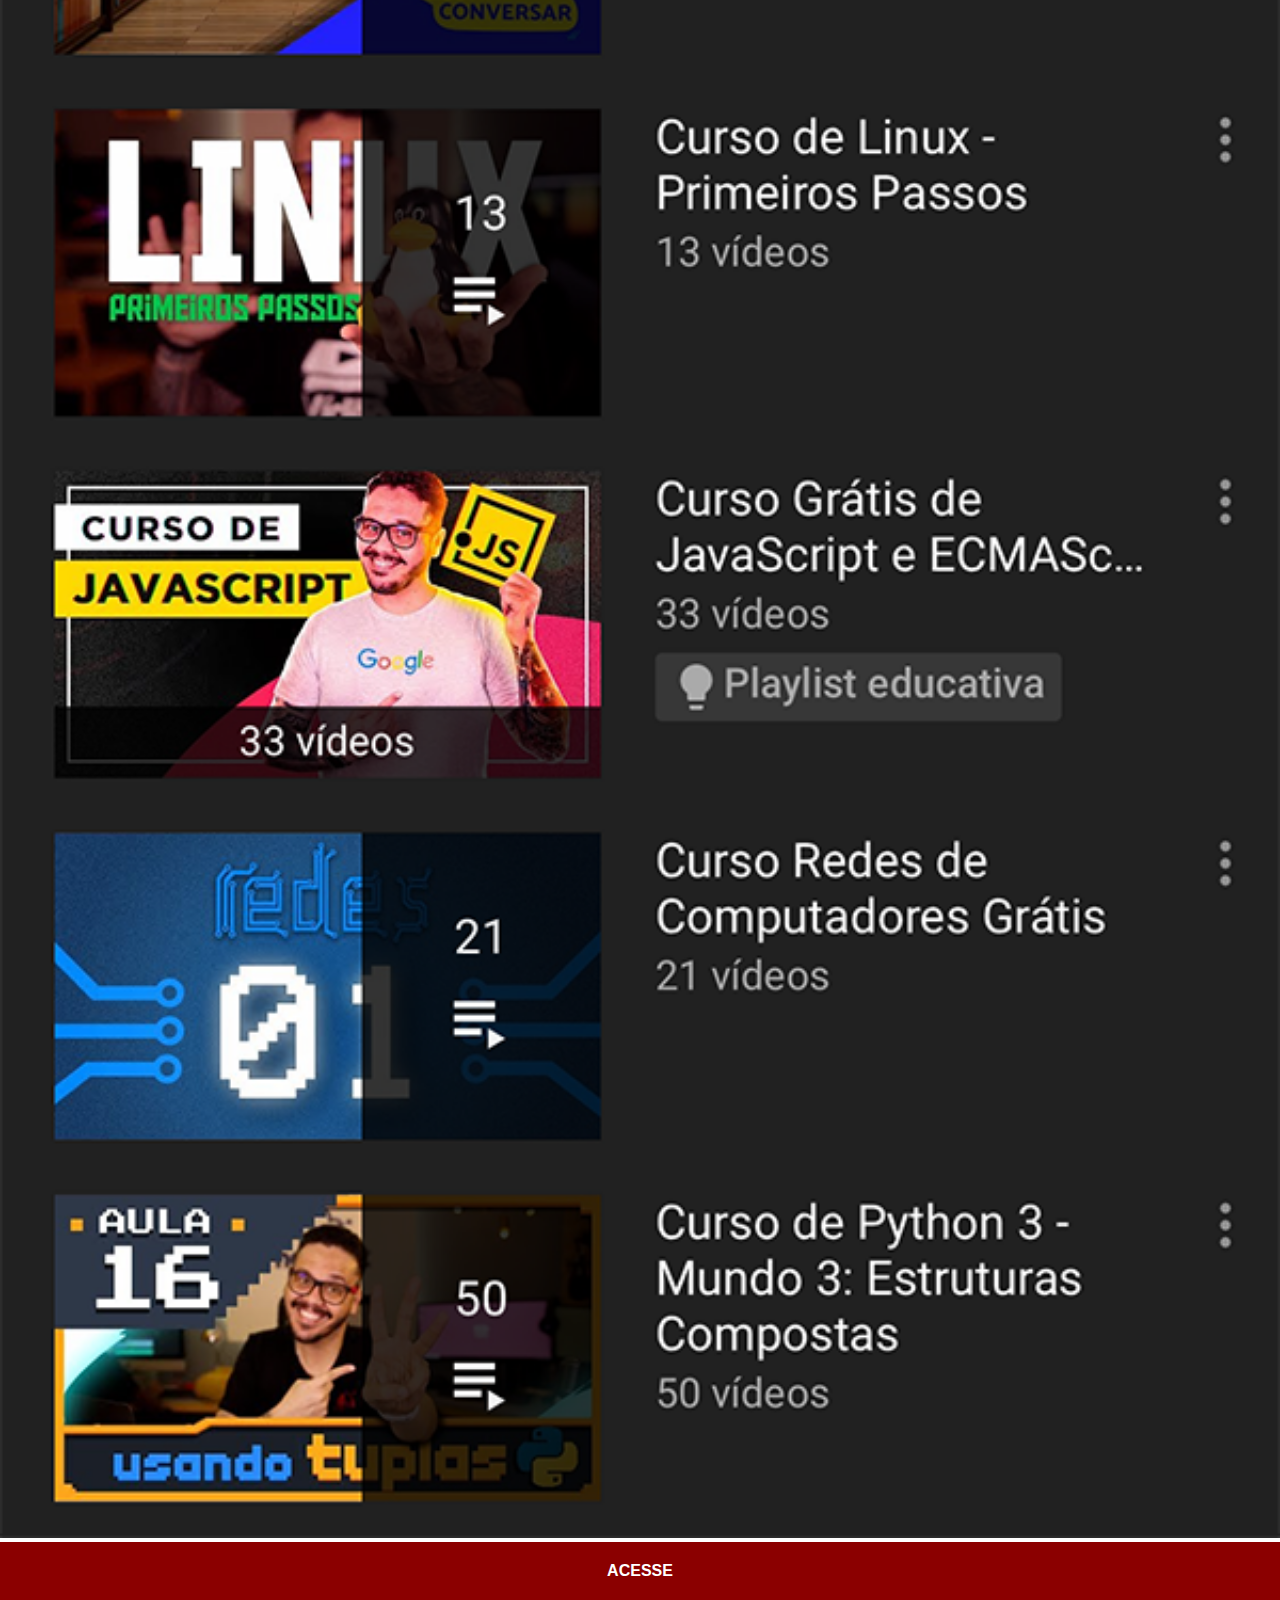
<file: youtube.html>
<!DOCTYPE html>
<html lang="pt-br">
<head>
    <meta charset="UTF-8">
    <meta name="viewport" content="width=device-width, initial-scale=1.0">
    <title>yt</title>
    <link rel="stylesheet" href="estilos/social.css">

</head>
<body>
    <img src="imagens/tela-youtube.png" alt="youtube">
    <a href="https://www.youtube.com/@CursoemVideo" target="_blank">ACESSE</a>
    
</body>
</html>
</file>
<file: estilos/style.css>
@charset "UTF-8";

*{
    margin: 0px;
    padding: 0px;
    font-family: Arial, Helvetica, sans-serif;
}

html, body {
    height: 100vh;
    width: 100vw;
    background-color: black;
}

body{
    background: url(../imagens/fundo-madeira.jpg) no-repeat top center;
    background-size: cover;
    background-attachment: fixed;
}

main{
    position: relative;
    height: 100vh;
    position: relative;
    
}

section#telefone {
    position: absolute;
    top: 50%;
    left: 50%;
    transform: translate(-50%, -50%);

    height: 565px;
    width: 280px;
    background: url(../imagens/frame-iphoneM.png) no-repeat;
}

iframe#tela{
    position: relative;
    top: 72px;
    left: 20px;
    width: 237px;
    height: 422px;
}

section#redes-sociais {
    text-align: right;
}

section#redes-sociais img{

    width: 50px;
    margin: 10px;
    border-radius: 50%;
    box-shadow: 2px 2px 5px rgba(0, 0, 0, 0.548);
    box-sizing: border-box;


}

section#redes-sociais img:hover {
    border: 2px solid rgba(0, 0, 0, 0.413);
    transform: translate(-2px, -2px);
    box-shadow: 5px 5px 10px rgba(0, 0, 0, 0.322) ;
    transition: transform .3s ;
}
</file>
<file: estilos/social.css>
@charset "UTF-8";

*{
    margin: 0px;
    padding: 0px;
    font-family: Arial, Helvetica, sans-serif;
}

::-webkit-scrollbar {
    width: 0px;
    height: 0px;
}

img{
    width: 100vw;
}

a{
    display: block;
    background-color: darkred;
    color: white;
    padding: 20px;
    text-align: center;
    font-weight: bolder;
    text-decoration: none;

}

a:hover{
    background-color: rgb(208, 0, 0);
}
</file>
